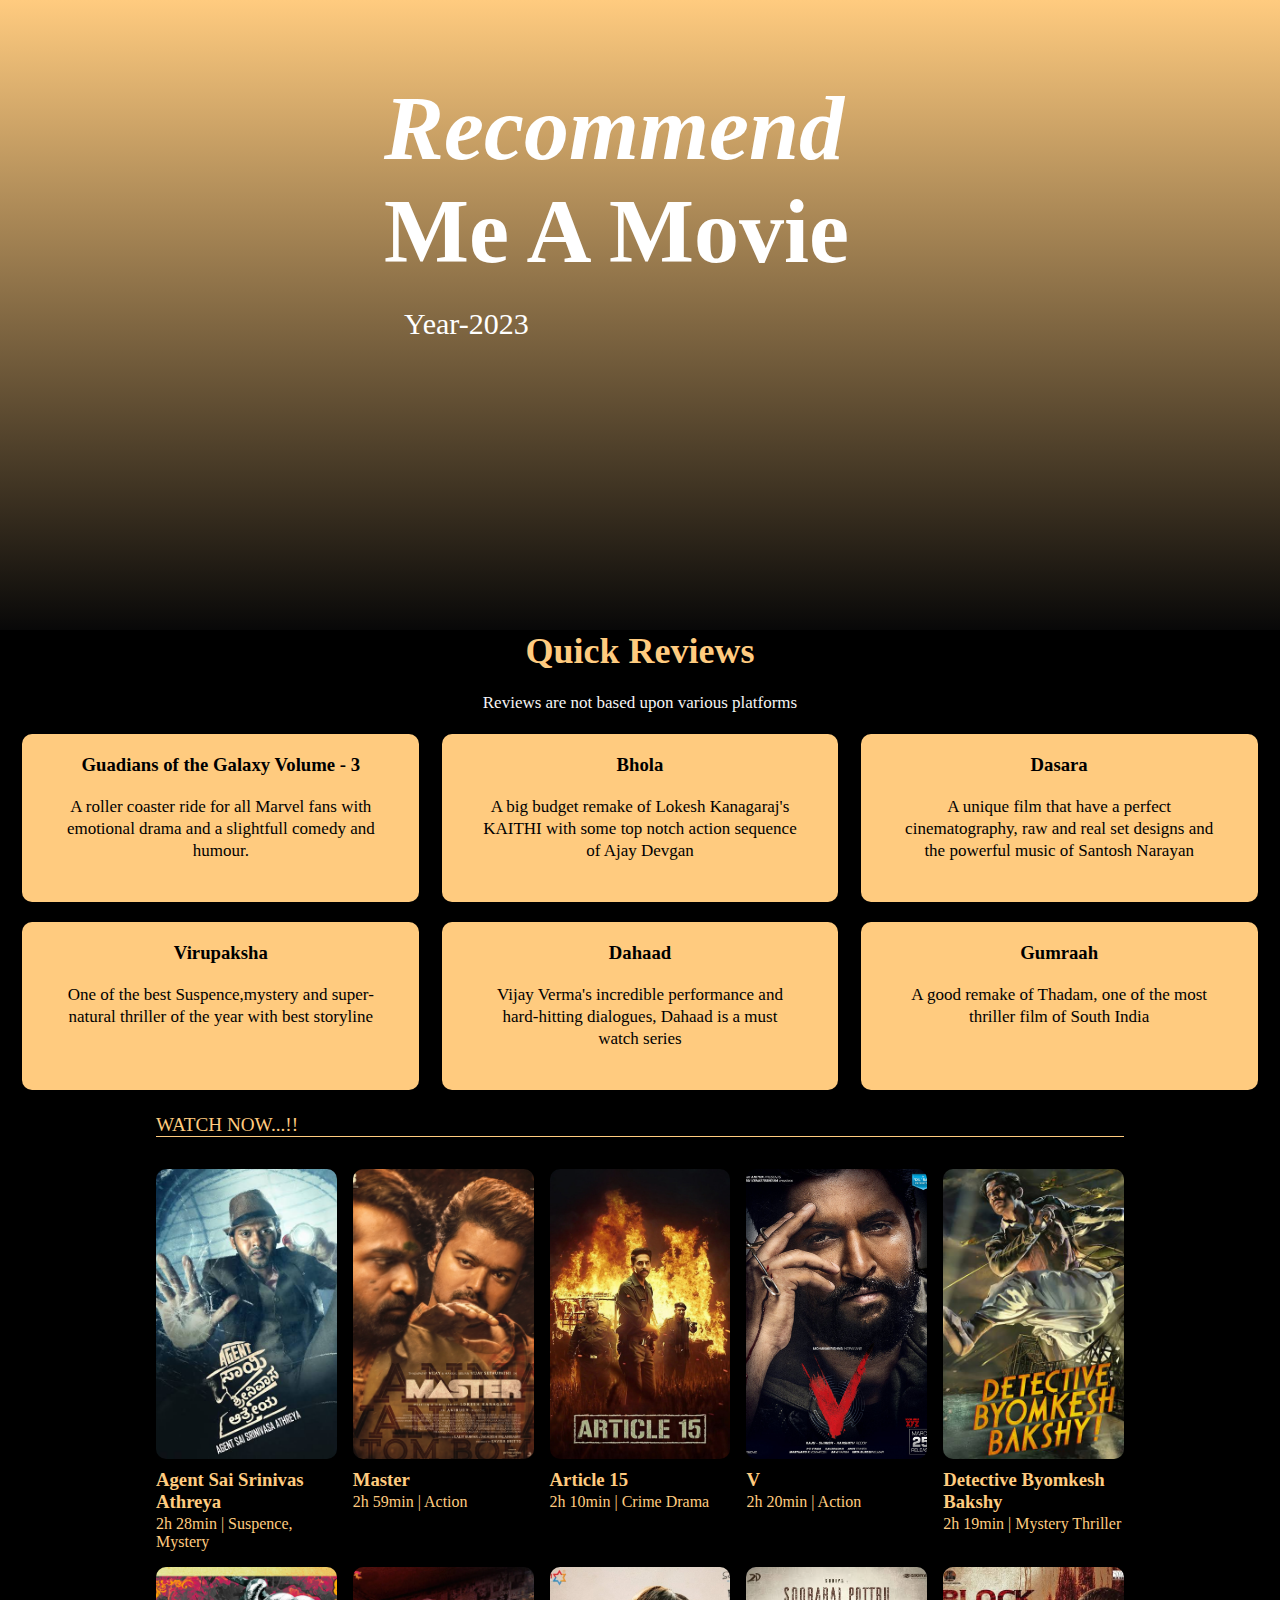
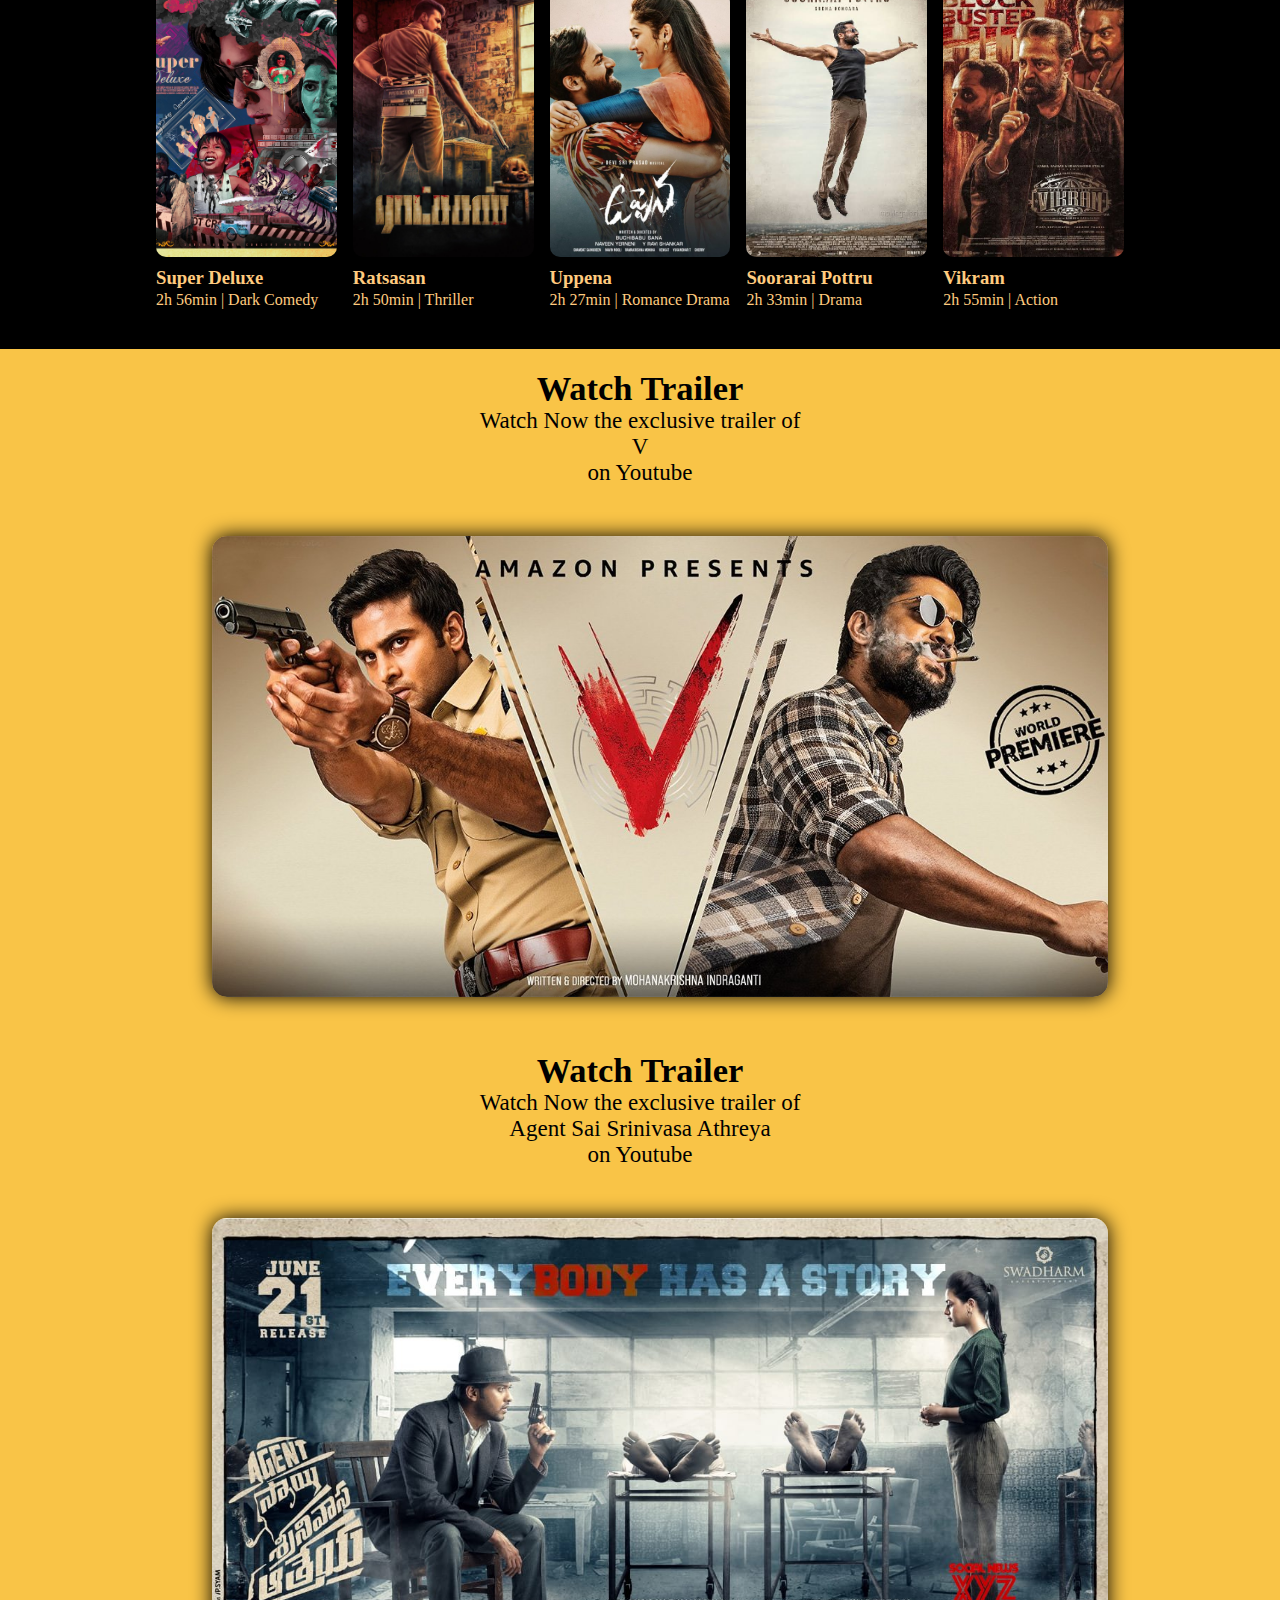
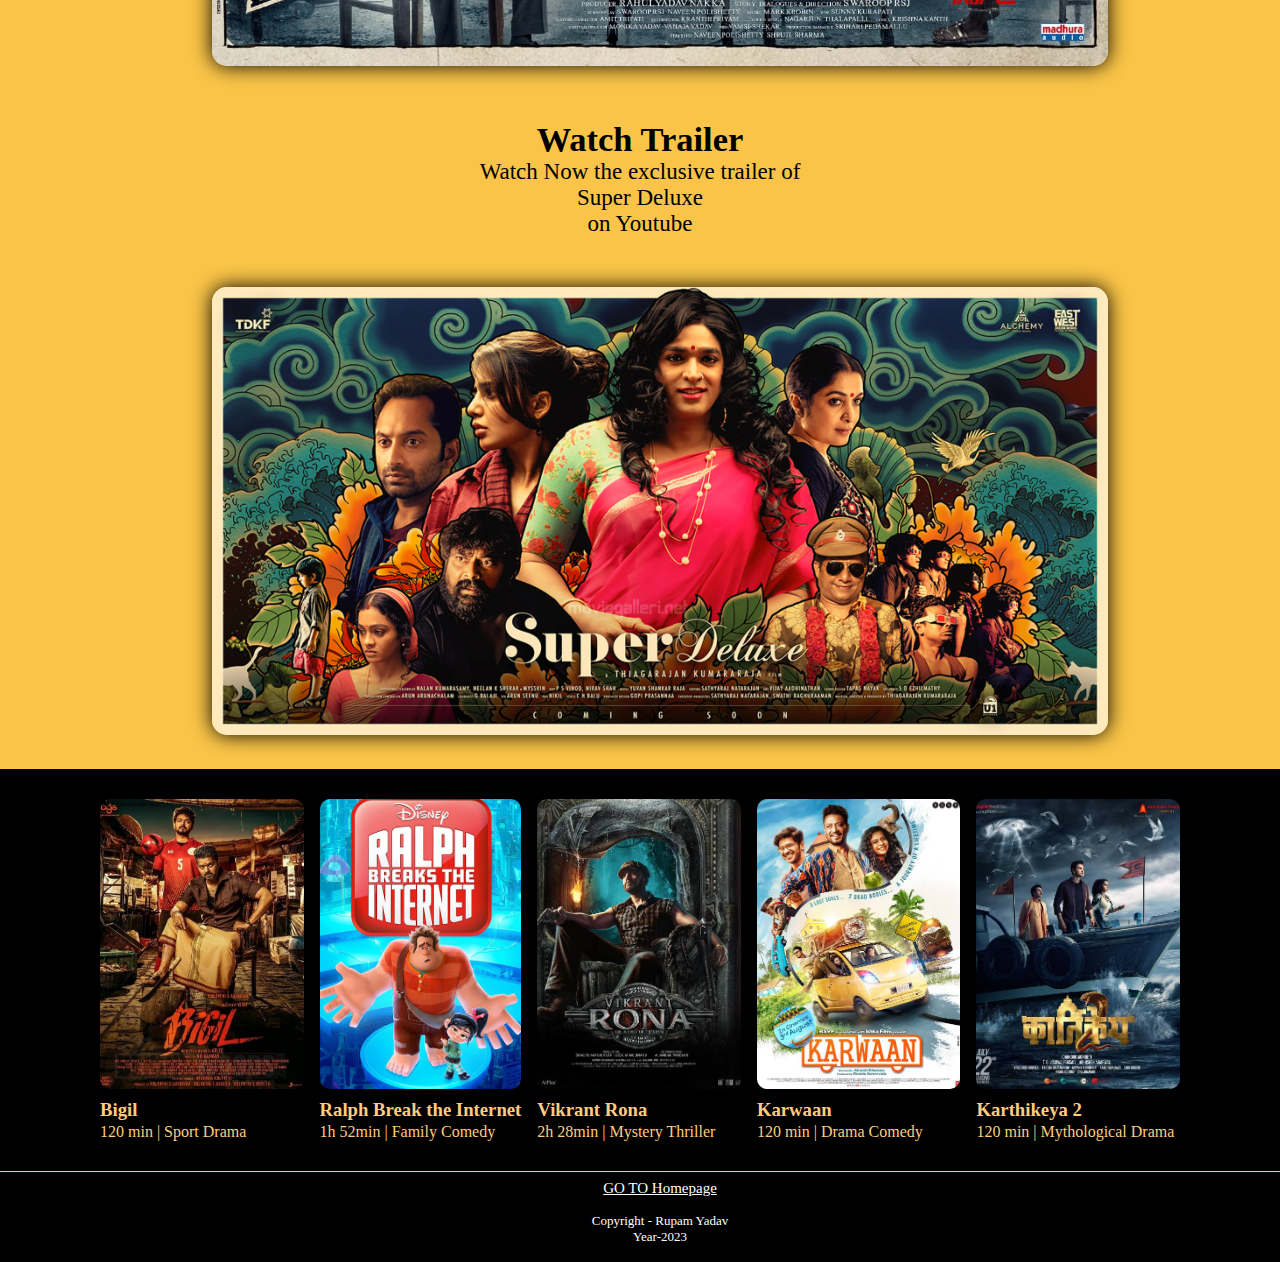
<file: index.html>
<!DOCTYPE html>
<html lang="en">
<head>
    <meta charset="UTF-8">
    <meta http-equiv="X-UA-Compatible" content="IE=edge">
    <meta name="viewport" content="width=device-width, initial-scale=1.0">
    <title>Rare Cinema</title>
    <link rel="stylesheet" href="style.css">
</head>
<body>
<!-----------------------------Home Section----------------------------->
    <section class="home">
        

        <div class="home-title">
            <h2><i>Recommend </i> Me A Movie</h2>
            <p>Year-2023</p>
        </div>
        
    </section>

<!-----------------------------Review Section----------------------------->
    <section class="NewReleased">
        <h1>Quick Reviews</h1>
        <p style="color: whitesmoke">Reviews are not based upon various platforms</p>
        <div class="row">

            <div class="NewReleased-col">
                <h3>Guadians of the Galaxy Volume - 3</h3>
                <p>A roller coaster ride for all Marvel fans with emotional drama and a slightfull comedy and humour.</p>
            </div>

            <div class="NewReleased-col">
                <h3>Bhola</h3>
                <p>A big budget remake of Lokesh Kanagaraj's KAITHI with some top notch action sequence of Ajay Devgan</p>
            </div>

            <div class="NewReleased-col">
                <h3>Dasara</h3>
                <p>A unique film that have a perfect cinematography, raw and real set designs and the powerful music of Santosh Narayan</p>
            </div>

            
        </div>
    </section>

    <section class="NewReleased">
        
        
        <div class="row">

            <div class="NewReleased-col">
                <h3>Virupaksha</h3>
                <p>One of the best Suspence,mystery and super-natural thriller of the year with best storyline</p>
            </div>

            <div class="NewReleased-col">
                <h3>Dahaad</h3>
                <p>Vijay Verma's incredible performance and hard-hitting dialogues, Dahaad is a must watch series</p>
            </div>

            <div class="NewReleased-col">
                <h3>Gumraah</h3>
                <p>A good remake of Thadam, one of the most thriller film of South India</p>
            </div>

            
        </div>
    </section>




    

        

        
    <section class="movies" id="movies">
    <!-----------------------------FIRST ROW----------------------------->
            <h2 class="heading">Watch NOW...!!</h2>
            

            <div class="movies-container">
                <div class="box">
                    <div class="box-img">
                        <a href="Agent.html">                        
                            <img src="files/Agent Sai Srinivasa Athreya (Kannada) _ Naveen.jpg" alt="">
                        </a>

                    </div>
                
            
                <h3>Agent Sai Srinivas Athreya</h3>
                <span>2h 28min | Suspence, Mystery</span>
                </div>

                <div class="box">
                    <div class="box-img">
                        <a href="Master.html">
                            <img src="files/master2 port.jpg" alt="">
                        </a>
                    </div>
                
            
                <h3>Master</h3>
                <span>2h 59min | Action</span>
                </div>

                <div class="box">
                    <div class="box-img">
                        <a href="Article15.html">
                            <img src="files/Article15 port.jpg" alt="">
                        </a>
                    </div>
                
            
                <h3>Article 15</h3>
                <span>2h 10min | Crime Drama</span>
                </div>

                <div class="box">
                    <div class="box-img">
                        <a href="V.html">
                            <img src="files/v port.jpg" alt="">
                        </a>
                    </div>
                
            
                <h3>V</h3>
                <span>2h 20min | Action</span>
                </div>

                <div class="box">
                    <div class="box-img">
                        <a href="Detective.html">
                            <img src="files/Detective Byomkesh Bakshy port.jpg" alt="">
                        </a>
                    </div>

                <h3>Detective Byomkesh Bakshy</h3>
                <span>2h 19min | Mystery Thriller</span>
                </div>
                
            

            <!-----------------------------SECOND ROW----------------------------->

            <div class="box">
                <div class="box-img">
                    <a href="super.html">
                        <img src="files/Super deluxe port.jpg" alt="">
                    </a>
                </div>
            
        
            <h3>Super Deluxe</h3>
            <span>2h 56min | Dark Comedy</span>
            </div>

            <div class="box">
                <div class="box-img">
                    <a href="Ratsasan.html">
                        <img src="files/ratsasan port.jpg" alt="">
                    </a>
                </div>
            
        
            <h3>Ratsasan</h3>
            <span>2h 50min | Thriller</span>
            </div>

            <div class="box">
                <div class="box-img">
                    <a href="uppena.html">
                        <img src="files/uppena port.jpg" alt="">
                    </a>
                </div>
            
        
            <h3>Uppena</h3>
            <span>2h 27min | Romance Drama</span>
            </div>

            <div class="box">
                <div class="box-img">
                    <a href="udaan.html">
                        <img src="files/Soorarai Pottru Wallpapers.jpg" alt="">
                    </a>
                </div>
            
        
            <h3>Soorarai Pottru</h3>
            <span>2h 33min | Drama</span>
            </div>

            <div class="box">
                <div class="box-img">
                    <a href="vikram.html">
                        <img src="files/Vikram.jpg" alt="">
                    </a>
                </div>

            <h3>Vikram</h3>
            <span>2h 55min | Action</span>
            </div>
            
            </div>


            
    </section>
    <!-----------------------------THIRD ROW----------------------------->

    <section class="section-1">
        <div class="title-01">
            <h2>Watch Trailer </h2>
            <span>Watch Now the exclusive trailer of <br>V<br>on Youtube</span>
        </div>
        <a href="https://youtu.be/gC9Dei_YQgU" target="_blank">
            <img src="files/V landscape.jpg " class= "section-1-img">
        </a>
        
        
    </section>

    <section class="section-1">
        <div class="title-01">
            <h2>Watch Trailer </h2>
            <span>Watch Now the exclusive trailer of <br>Agent Sai Srinivasa Athreya<br>on Youtube</span>
        </div>
        <a href="https://youtu.be/iPfVbR5oAWE" target="_blank">
            <img src="files/Agent SAI landscape.jpg" class= "section-1-img">
        </a>
        
        
    </section>

    <section class="section-1">
        <div class="title-01">
            <h2>Watch Trailer </h2>
            <span>Watch Now the exclusive trailer of <br>Super Deluxe<br>on Youtube</span>
        </div>
        <a href="https://youtu.be/3-Xq_Zz3nPA" target="_blank">
            <img src="files/super deluxe land.jpg" class= "section-1-img">
        </a>
        
        
    </section>

    <section>
        <div class="movies-container2">
        
        <div class="box">
            <div class="box-img">
                <a href="#">
                    <img src="files/bigil port.jpg" alt="">
                </a>
            </div>
        
    
        <h3>Bigil</h3>
        <span>120 min | Sport Drama</span>
        </div>

        <div class="box">
            <div class="box-img">
                <a href="ralph.html">
                <img src="files/ralph portrait.jpg" alt="">
                </a>
            </div>
        
    
        <h3>Ralph Break the Internet</h3>
        <span>1h 52min | Family Comedy</span>
        </div>

        <div class="box">
            <div class="box-img">
                <a href="vikrant.html">
                <img src="files/Vikrant Rona Movie (Jul 2022) port.jpg" alt="">
                </a>
            </div>
        
    
        <h3>Vikrant Rona</h3>
        <span>2h 28min | Mystery Thriller</span>
        </div>

        <div class="box">
            <div class="box-img">
                <img src="files/Karwaan (2018) - port.jpg" alt="">
            </div>
        
    
        <h3>Karwaan</h3>
        <span>120 min | Drama Comedy</span>
        </div>

        <div class="box">
            <div class="box-img">
                <a href="kartikeya2.html">
                    <img src="files//Karthikeya 2 (2022) port.jpg" alt="">
                </a>
            </div>

        <h3>Karthikeya 2</h3>
        <span>120 min | Mythological Drama</span>
        </div>
        
        
    </section>

    <!-----------------------------Fourth Row----------------------------->
   




    <!-----------------------------FOOTER----------------------------->
    <footer>
        <div class="foot">
            <ul>
                <li><a href="index.html">GO TO Homepage</a></li><br>
                <li>Copyright - Rupam Yadav<br>Year-2023</li>
            </ul>
        </div>
    </footer>

</body>
</html>
</file>
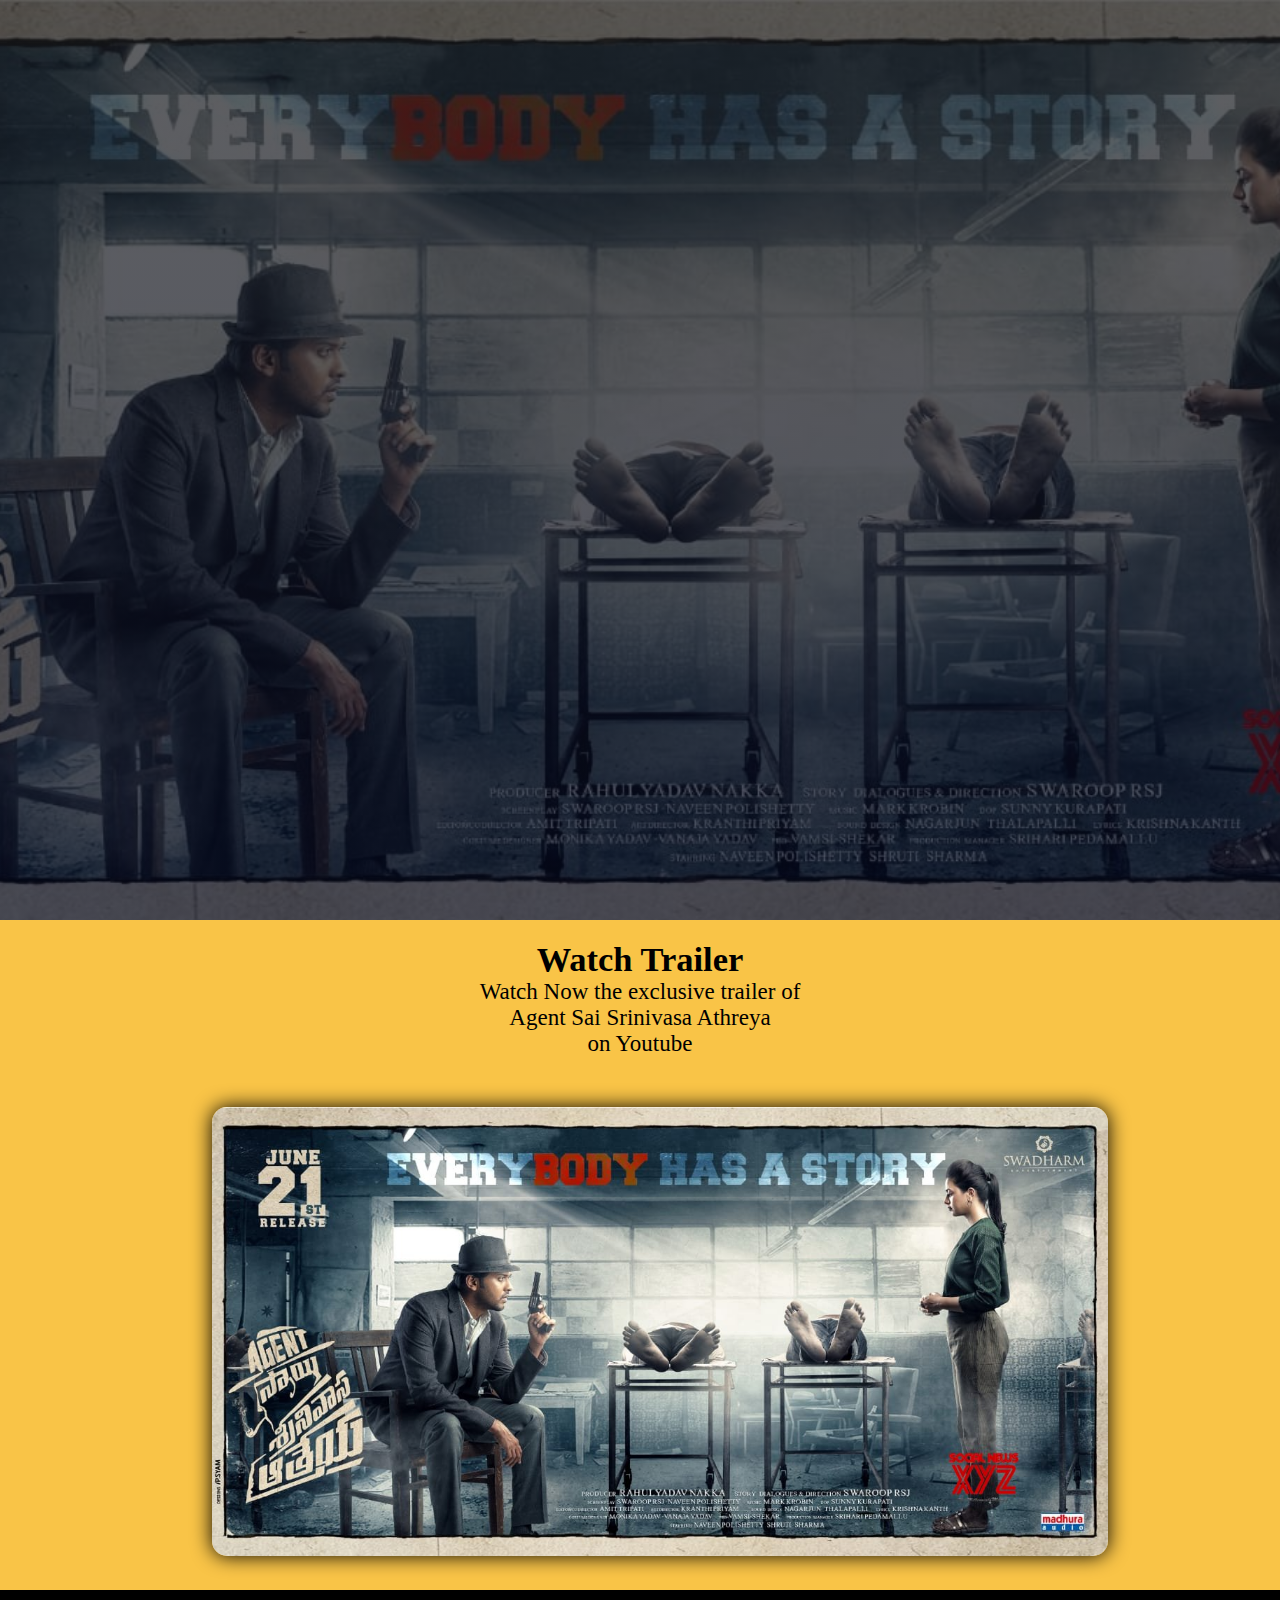
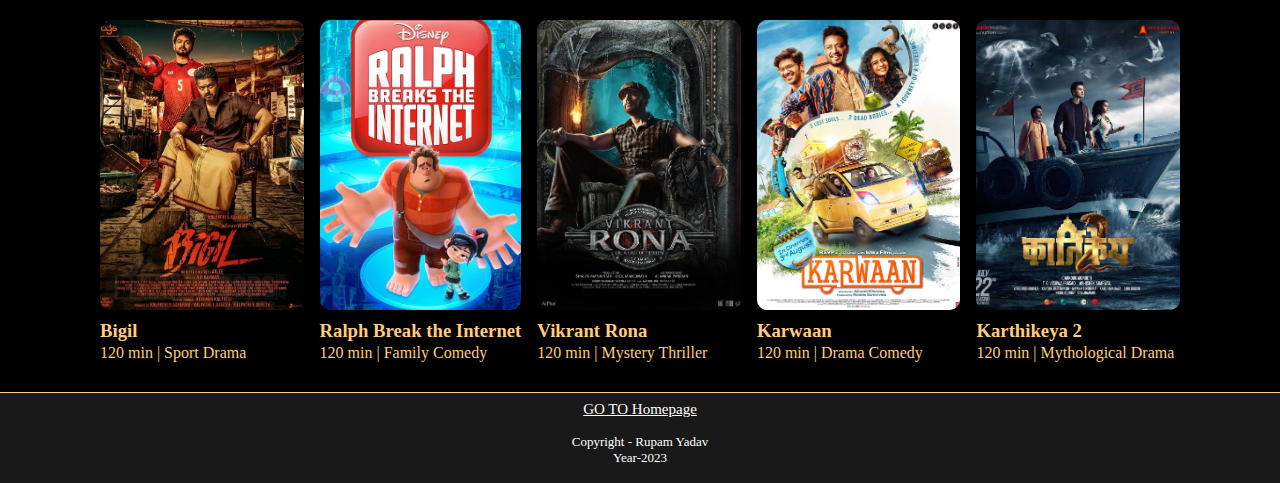
<file: Agent.html>
<!DOCTYPE html>
<html lang="en">
<head>
    <meta charset="UTF-8">
    <meta http-equiv="X-UA-Compatible" content="IE=edge">
    <meta name="viewport" content="width=device-width, initial-scale=1.0">
    <title>Agent Sai Srinivasa Athreya - Rare Cinema</title>
    <link rel="stylesheet" href="Agent.css">
</head>
<body>
    <section class="head">
        

        
        <div class="content">
            <h1 class="anim">Agent Sai Srinivasa Athreya - 2019</h1>
            <h2 class="anim">Directed By - Swaroop Rsj</h2>
            
            <p class="anim">2hr 28min | Suspence, Thriller | Amazon Prime</p>
            <p class="anim">Agent Sai Srinivas Athreya is an authentic humorous investigative thriller revolving around the adventures of a detective based out of Nellore.</p>
            
        </div>
        <img src="files/Agent Sai Srinivasa Athreya (Kannada) _ Naveen.jpg" class="feature-img anim">

    </section>

    <section class="section-1">
        <div class="title-01">
            <h2>Watch Trailer </h2>
            <span>Watch Now the exclusive trailer of <br>Agent Sai Srinivasa Athreya<br>on Youtube</span>
        </div>
        <a href="https://youtu.be/iPfVbR5oAWE" target="_blank">
            <img src="files/Agent SAI landscape.jpg" class= "section-1-img">
        </a>
        
        
    </section>

    
    <section>
        <div class="movies-container2">
        
        <div class="box">
            <div class="box-img">
                <a href="#">
                    <img src="files/bigil port.jpg" alt="">
                </a>
            </div>
        
    
        <h3>Bigil</h3>
        <span>120 min | Sport Drama</span>
        </div>

        <div class="box">
            <div class="box-img">
                <img src="files/ralph portrait.jpg" alt="">
            </div>
        
    
        <h3>Ralph Break the Internet</h3>
        <span>120 min | Family Comedy</span>
        </div>

        <div class="box">
            <div class="box-img">
                <img src="files/Vikrant Rona Movie (Jul 2022) port.jpg" alt="">
            </div>
        
    
        <h3>Vikrant Rona</h3>
        <span>120 min | Mystery Thriller</span>
        </div>

        <div class="box">
            <div class="box-img">
                <img src="files/Karwaan (2018) - port.jpg" alt="">
            </div>
        
    
        <h3>Karwaan</h3>
        <span>120 min | Drama Comedy</span>
        </div>

        <div class="box">
            <div class="box-img">
                <a href="">
                    <img src="files//Karthikeya 2 (2022) port.jpg" alt="">
                </a>
            </div>

        <h3>Karthikeya 2</h3>
        <span>120 min | Mythological Drama</span>
        </div>
        
        
    </section>

    <!-----------------------------Fourth Row----------------------------->
   




    <!-----------------------------FOOTER----------------------------->
    <footer>
        <div class="foot">
            <ul>
                <li><a href="index.html">GO TO Homepage</a></li><br>
                <li>Copyright - Rupam Yadav<br>Year-2023</li>
            </ul>
        </div>
    </footer>

</body>
</html>
</file>
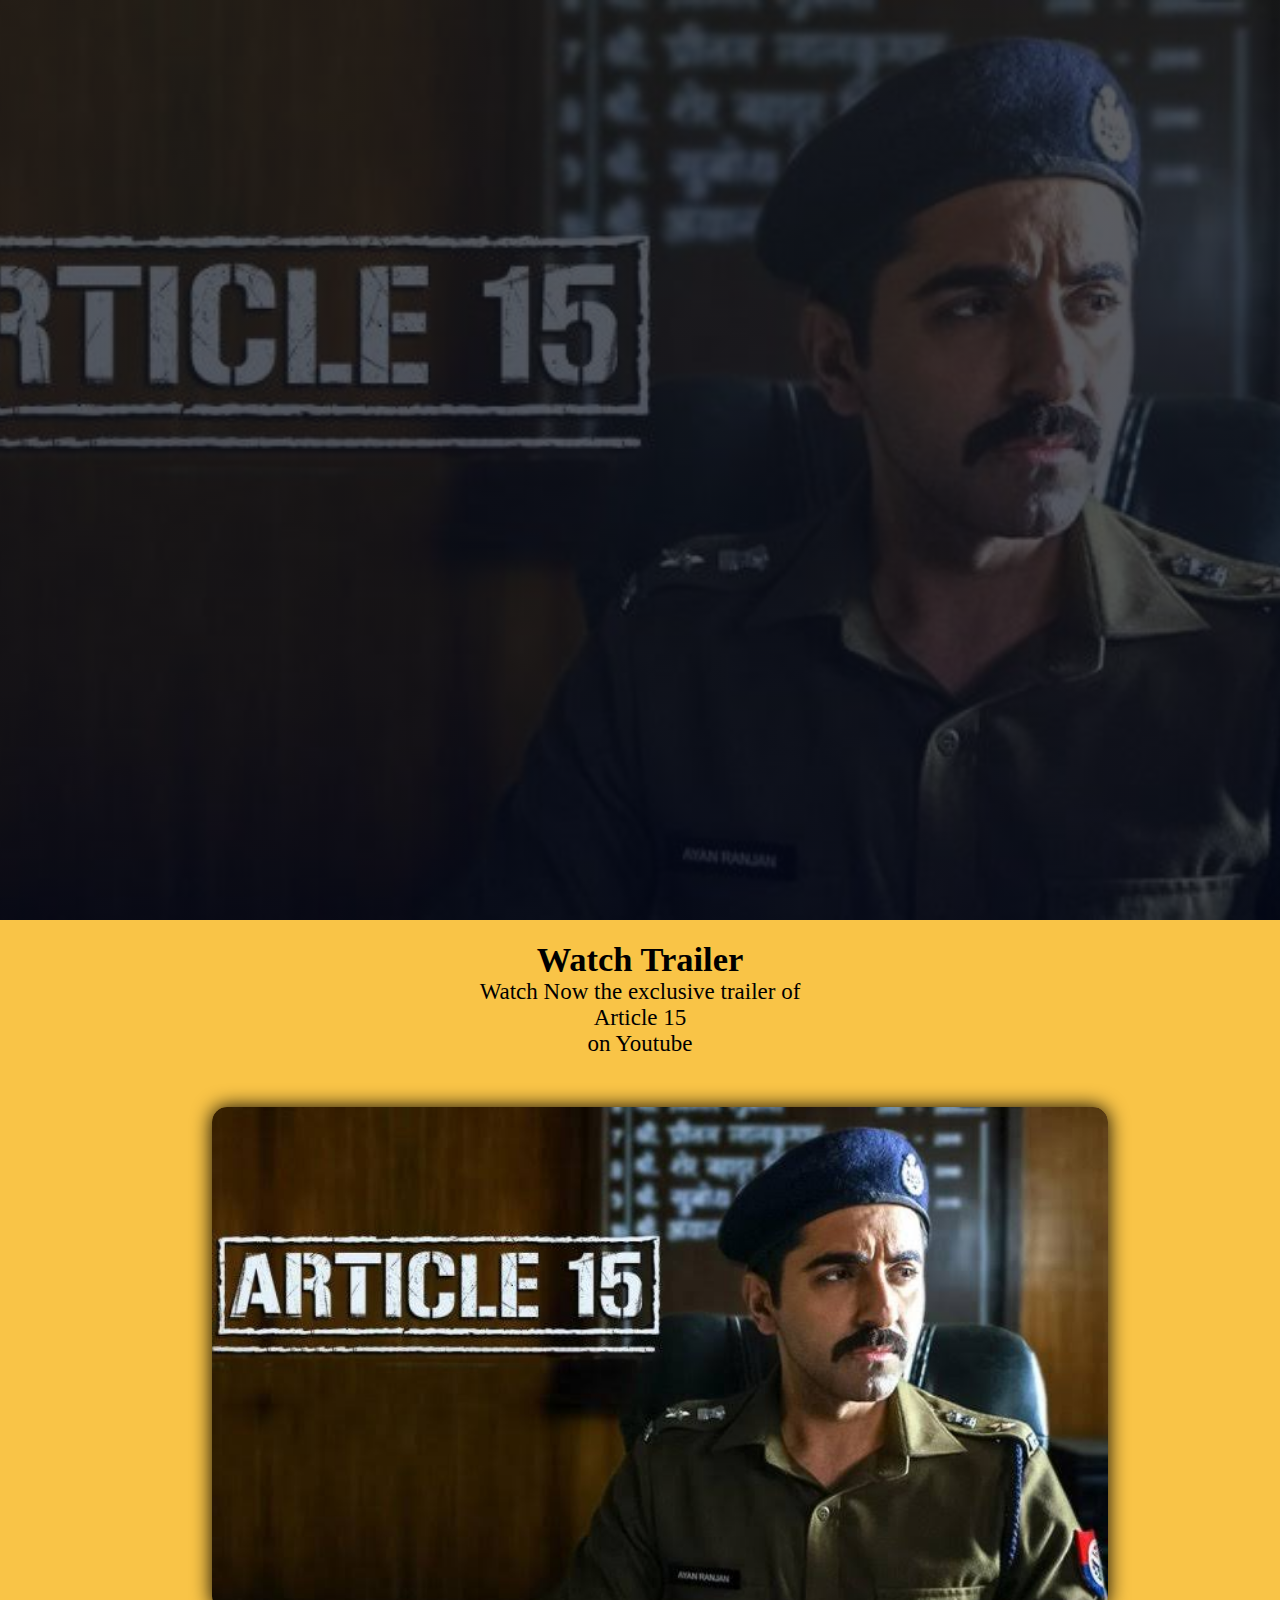
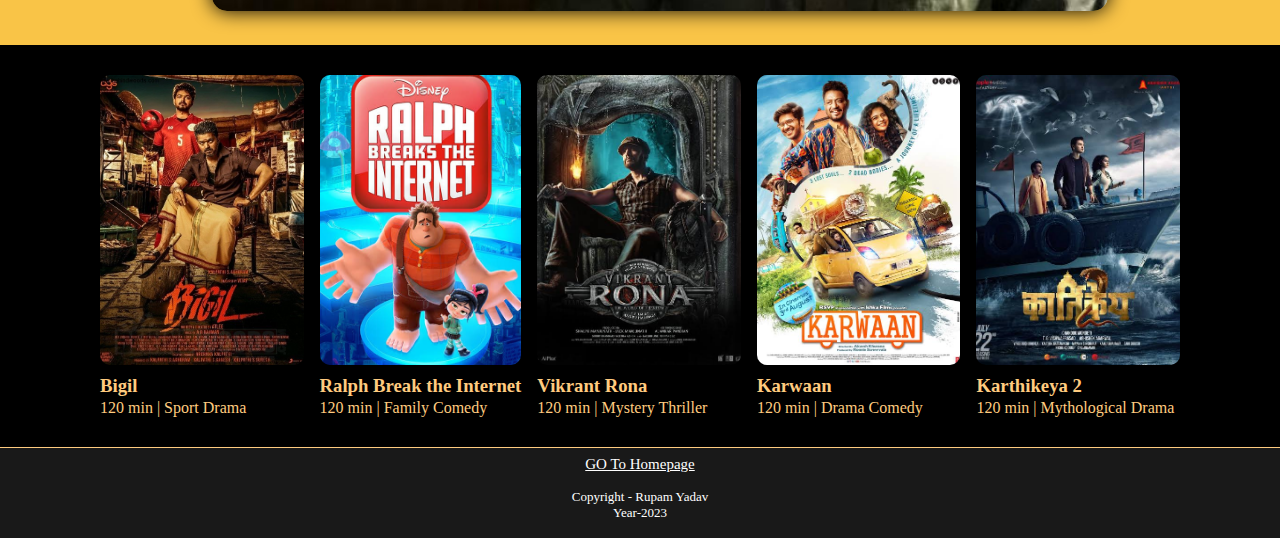
<file: Article15.html>
<!DOCTYPE html>
<html lang="en">
<head>
    <meta charset="UTF-8">
    <meta http-equiv="X-UA-Compatible" content="IE=edge">
    <meta name="viewport" content="width=device-width, initial-scale=1.0">
    <title>Article 15 - Rare Cinema</title>
    <link rel="stylesheet" href="Article15.css">
</head>
<body>
    <section class="head">
        

        
        <div class="content">
            <h1 class="anim">Article 15 - 2019 </h1>
            <h2 class="anim">Directed By - Anubhav Sinha</h2>
            
            <p class="anim">2h 10min | Crime Drama | Netflix</p>
            <p class="anim">In the rural heartlands of India, an upright police officer sets out on a crusade against violent caste-based crimes and discrimination. </p>
            
        </div>
        <img src="files/Article15 port.jpg" class="feature-img anim">

    </section>

    <section class="section-1">
        <div class="title-01">
            <h2>Watch Trailer </h2>
            <span>Watch Now the exclusive trailer of <br>Article 15<br>on Youtube</span>
        </div>
        <a href="https://youtu.be/HKOJY0cU63E" target="_blank">
            <img src="files/Article 15' is what cinema is meant to be.jpg" class= "section-1-img">
        </a>
        
        
    </section>

    <section>
        <div class="movies-container2">
        
        <div class="box">
            <div class="box-img">
                <a href="#">
                    <img src="files/bigil port.jpg" alt="">
                </a>
            </div>
        
    
        <h3>Bigil</h3>
        <span>120 min | Sport Drama</span>
        </div>

        <div class="box">
            <div class="box-img">
                <img src="files/ralph portrait.jpg" alt="">
            </div>
        
    
        <h3>Ralph Break the Internet</h3>
        <span>120 min | Family Comedy</span>
        </div>

        <div class="box">
            <div class="box-img">
                <img src="files/Vikrant Rona Movie (Jul 2022) port.jpg" alt="">
            </div>
        
    
        <h3>Vikrant Rona</h3>
        <span>120 min | Mystery Thriller</span>
        </div>

        <div class="box">
            <div class="box-img">
                <img src="files/Karwaan (2018) - port.jpg" alt="">
            </div>
        
    
        <h3>Karwaan</h3>
        <span>120 min | Drama Comedy</span>
        </div>

        <div class="box">
            <div class="box-img">
                <a href="">
                    <img src="files//Karthikeya 2 (2022) port.jpg" alt="">
                </a>
            </div>

        <h3>Karthikeya 2</h3>
        <span>120 min | Mythological Drama</span>
        </div>
        
        
    </section>

    

    <!-----------------------------FOOTER----------------------------->
    <footer>
        <div class="foot">
            <ul>
                <li><a href="index.html">GO To Homepage</a></li><br>
                <li>Copyright - Rupam Yadav<br>Year-2023</li>
            </ul>
        </div>
    </footer>

    
</body>
</html>
</file>
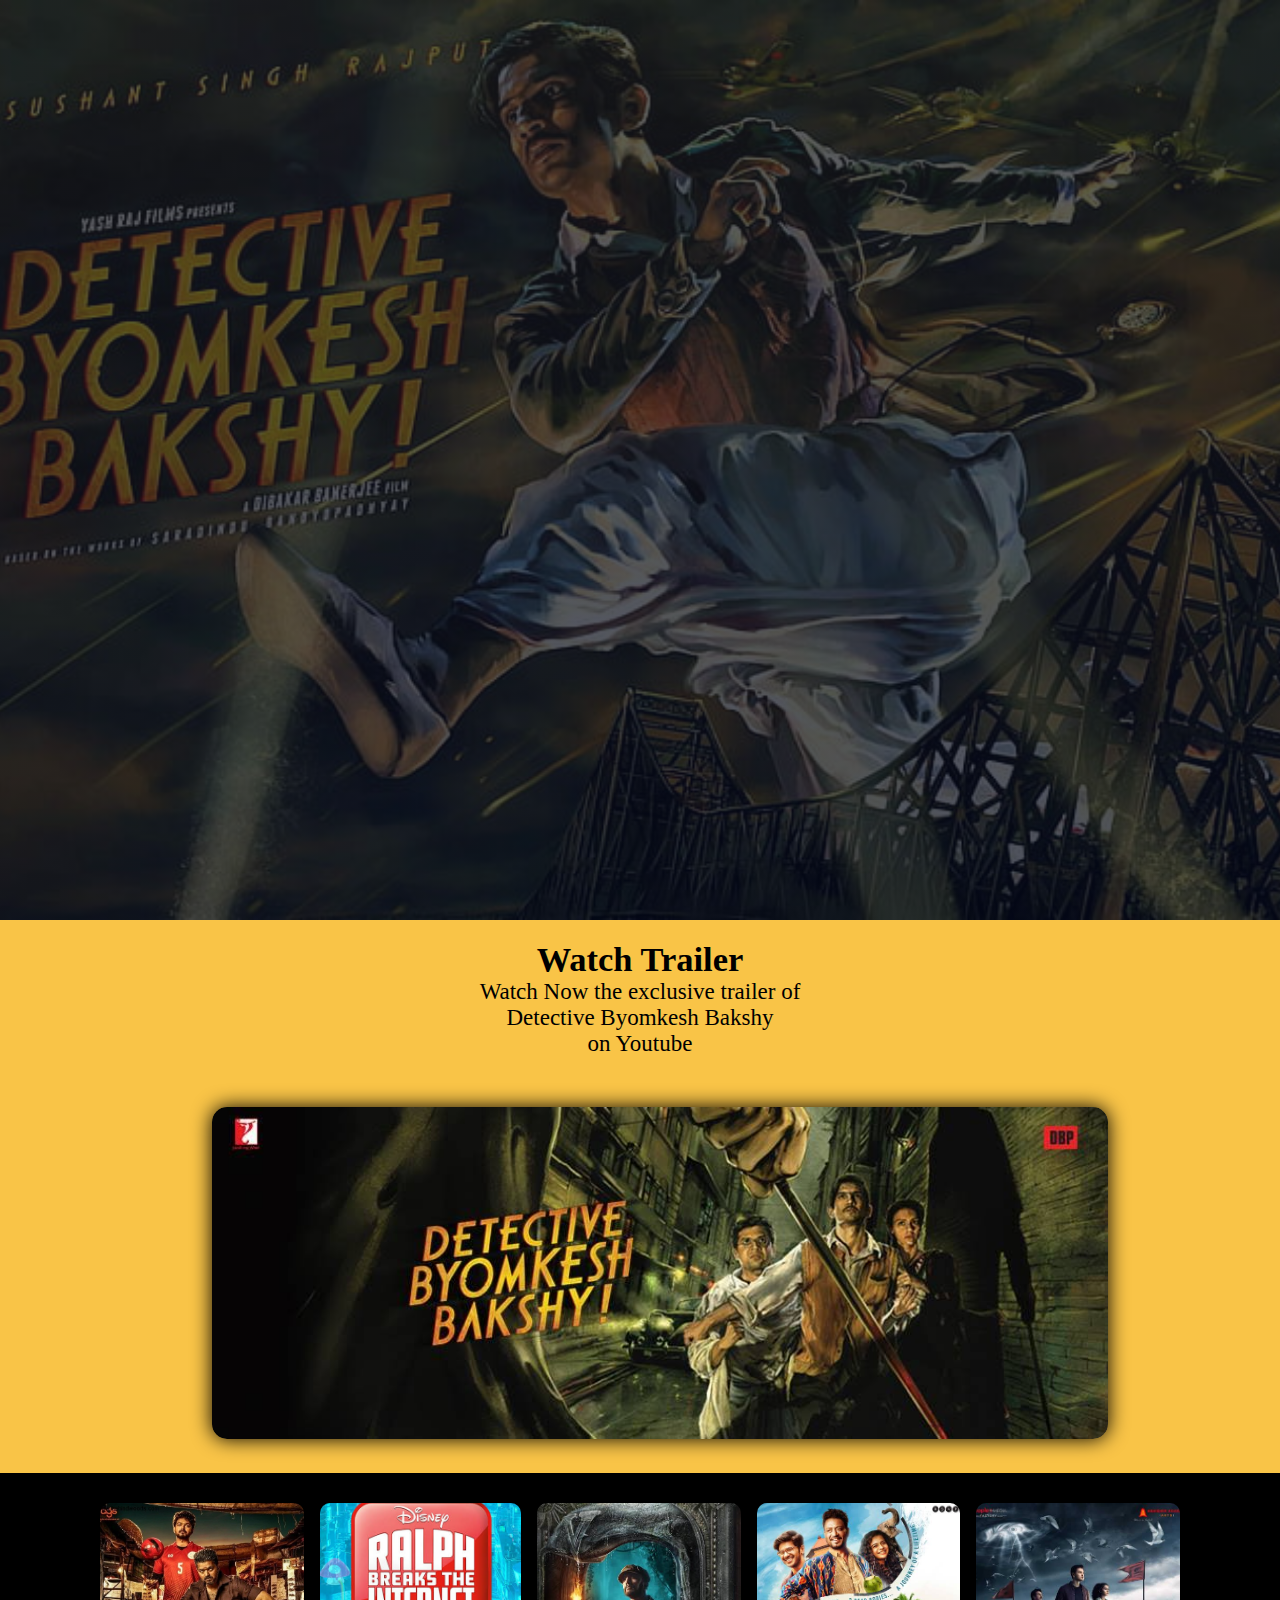
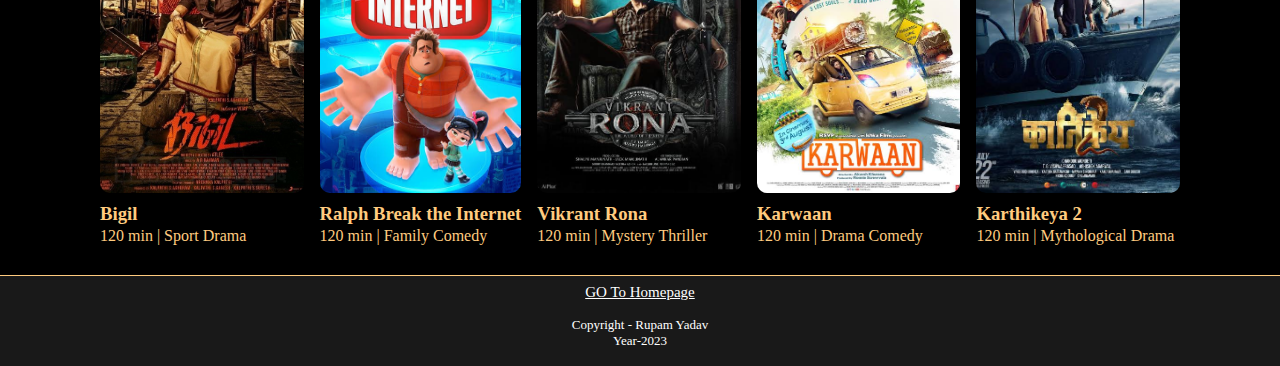
<file: Detective.html>
<!DOCTYPE html>
<html lang="en">
<head>
    <meta charset="UTF-8">
    <meta http-equiv="X-UA-Compatible" content="IE=edge">
    <meta name="viewport" content="width=device-width, initial-scale=1.0">
    <title>Detective Byomkesh Bakshi- Rare Cinema</title>
    <link rel="stylesheet" href="V.css">
</head>
<body>
    <style>
        .head{
                        
                background-image: linear-gradient(rgba(27 28 31 / 70%),rgba(4,9,30,0.7)),url(files/detective\ land.jpg);
                background-position: center;
                background-size: cover;
                padding: 10px 10px;
                overflow: hidden;
                width: 100%;/*Important*/
                min-height: 100vh;/*Important*/
                position: relative; /*Important*/
        }
    </style>
    <section class="head">
        

        
        <div class="content">
            <h1 class="anim">Detective Byomkesh Bakshi - 2015</h1>
            <h2 class="anim">Directed By - Dibaakar Banerjee</h2>
            
            <p class="anim">2h 19Min | Mystery, Thriller | Amazon Prime</p>
            <p class="anim">While investigating the disappearance of a chemist, a detective uncovers a larger conspiracy to unsettle Calcutta. </p>
            
        </div>
        <img src="files/Detective Byomkesh Bakshy port.jpg" class="feature-img anim">

    </section>

    <section class="section-1">
        <div class="title-01">
            <h2>Watch Trailer </h2>
            <span>Watch Now the exclusive trailer of <br>Detective Byomkesh Bakshy<br>on Youtube</span>
        </div>
        <a href="https://youtu.be/ZG--GOpi_0g" target="_blank">
            <img src="files/Detective Byomkesh Bakshy_1 land.jpg" class= "section-1-img">
        </a>
        
        
    </section>

    <section>
        <div class="movies-container2">
        
        <div class="box">
            <div class="box-img">
                <a href="#">
                    <img src="files/bigil port.jpg" alt="">
                </a>
            </div>
        
    
        <h3>Bigil</h3>
        <span>120 min | Sport Drama</span>
        </div>

        <div class="box">
            <div class="box-img">
                <img src="files/ralph portrait.jpg" alt="">
            </div>
        
    
        <h3>Ralph Break the Internet</h3>
        <span>120 min | Family Comedy</span>
        </div>

        <div class="box">
            <div class="box-img">
                <img src="files/Vikrant Rona Movie (Jul 2022) port.jpg" alt="">
            </div>
        
    
        <h3>Vikrant Rona</h3>
        <span>120 min | Mystery Thriller</span>
        </div>

        <div class="box">
            <div class="box-img">
                <img src="files/Karwaan (2018) - port.jpg" alt="">
            </div>
        
    
        <h3>Karwaan</h3>
        <span>120 min | Drama Comedy</span>
        </div>

        <div class="box">
            <div class="box-img">
                <a href="">
                    <img src="files//Karthikeya 2 (2022) port.jpg" alt="">
                </a>
            </div>

        <h3>Karthikeya 2</h3>
        <span>120 min | Mythological Drama</span>
        </div>
        
        
    </section>

    

    <!-----------------------------FOOTER----------------------------->
    <footer>
        <div class="foot">
            <ul>
                <li><a href="index.html">GO To Homepage</a></li><br>
                <li>Copyright - Rupam Yadav<br>Year-2023</li>
            </ul>
        </div>
    </footer>

    
</body>
</html>
</file>
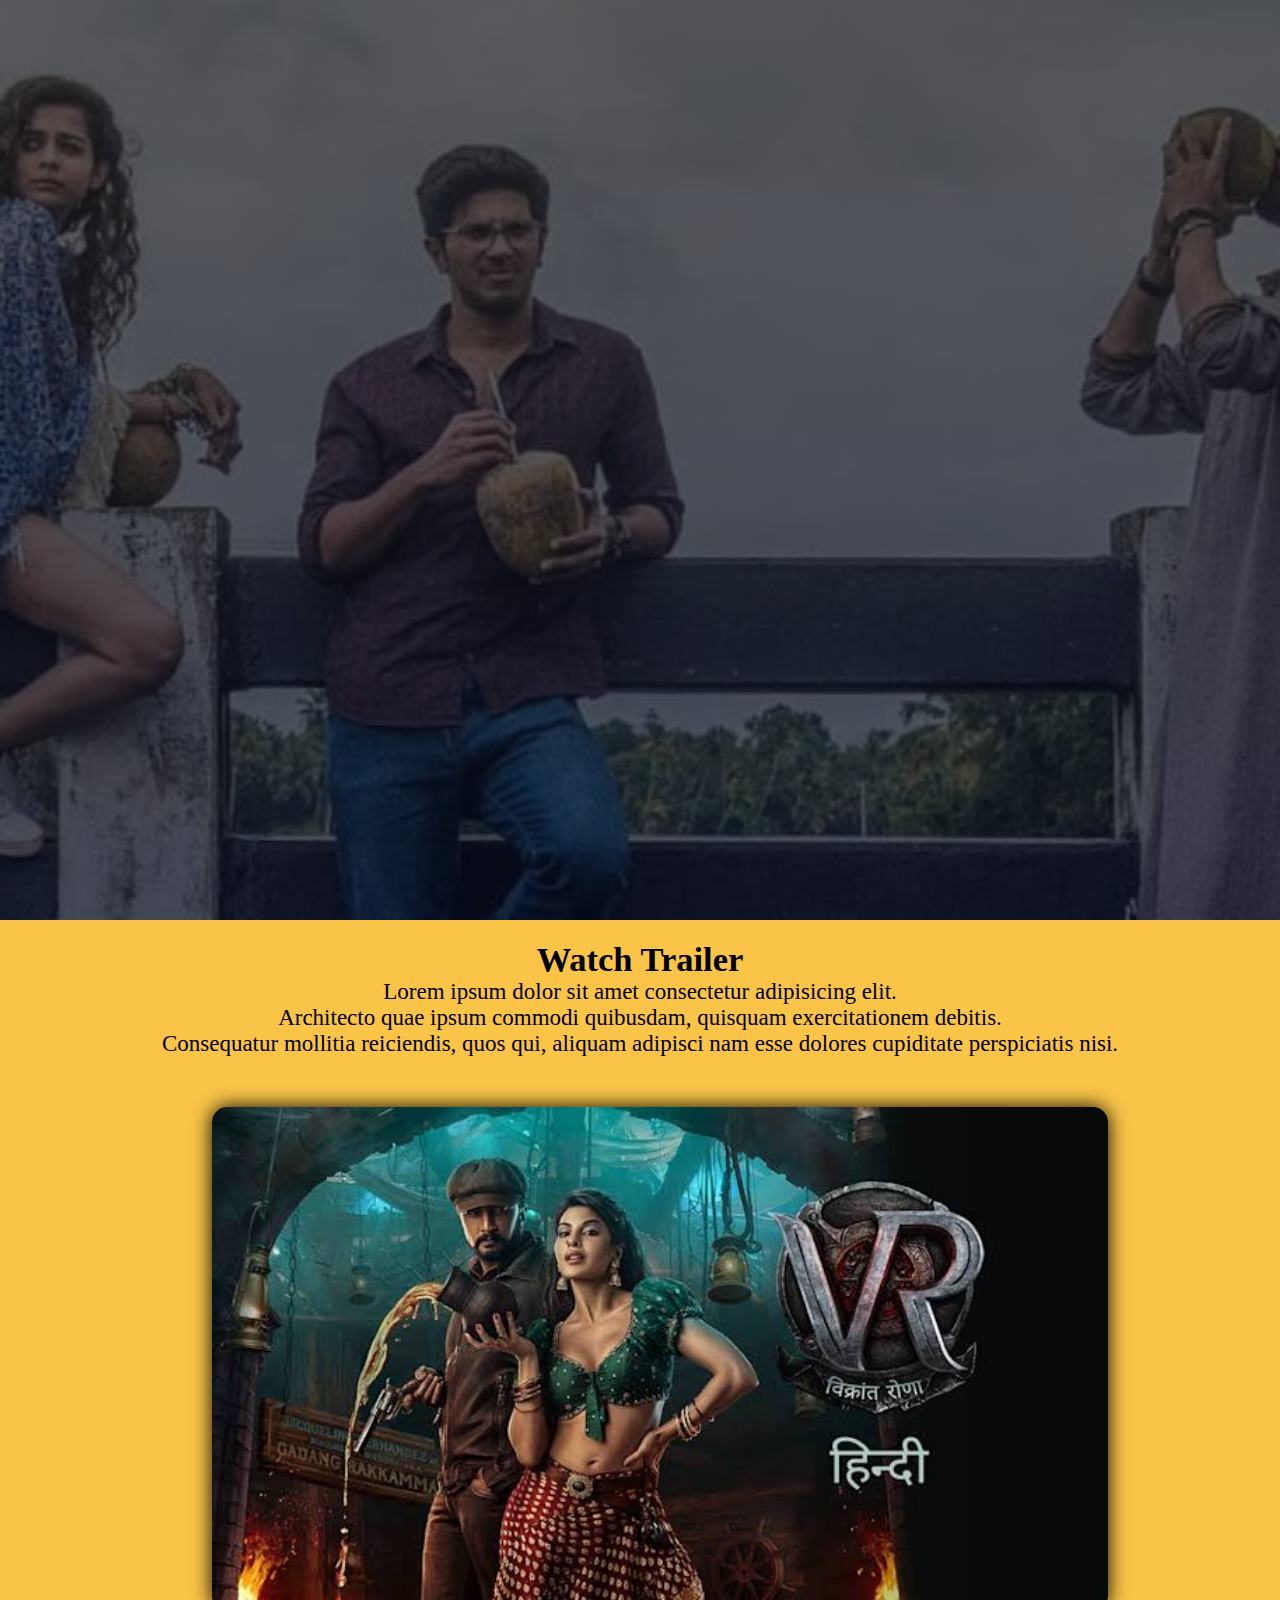
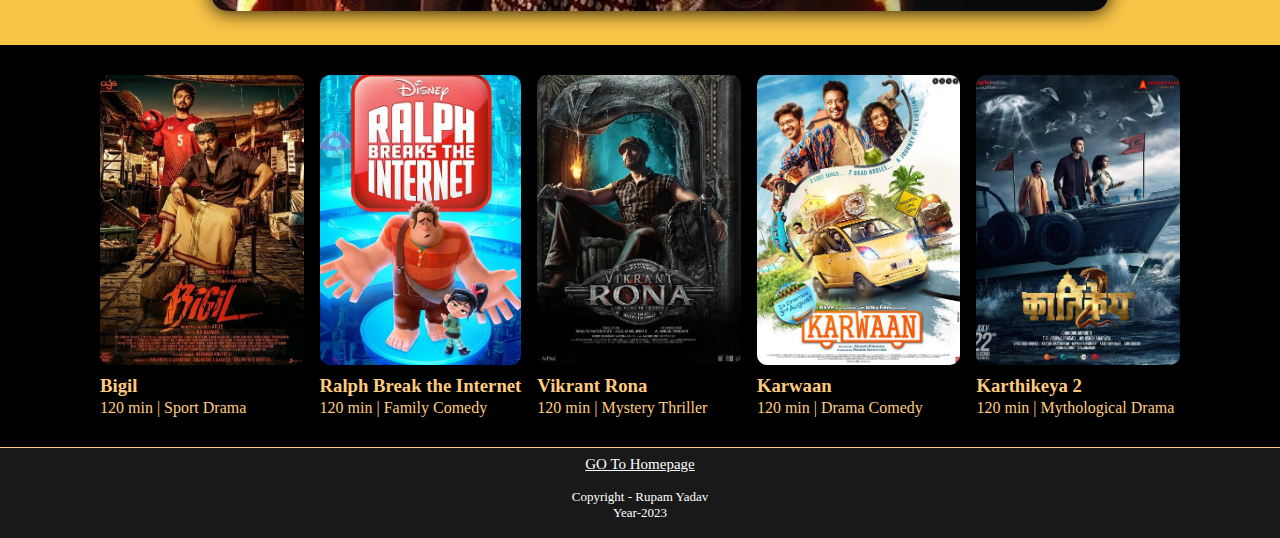
<file: Kaithi.html>
<!DOCTYPE html>
<html lang="en">
<head>
    <meta charset="UTF-8">
    <meta http-equiv="X-UA-Compatible" content="IE=edge">
    <meta name="viewport" content="width=device-width, initial-scale=1.0">
    <title>Kaithi- Rare Cinema</title>
    <link rel="stylesheet" href="V.css">
</head>
<body>
    <style>
        .head{
                        
                background-image: linear-gradient(rgba(27 28 31 / 70%),rgba(4,9,30,0.7)),url(files/karwaan\ landscape.jpg);
                background-position: center;
                background-size: cover;
                padding: 10px 10px;
                overflow: hidden;
                width: 100%;/*Important*/
                min-height: 100vh;/*Important*/
                position: relative; /*Important*/
        }
    </style>
    <section class="head">
        

        
        <div class="content">
            <h1 class="anim">Kaithi </h1>
            <h2 class="anim">Directed By - Lokesh Kanagaraj</h2>
            
            <p class="anim">120 Min | Action, Thriller | Amazon Prime</p>
            <p class="anim">Lorem ipsum dolor sit amet consectetur, adipisicing elit. Dicta, similique. Pariatur error vero sint modi, excepturi fuga iste, dolor et est nostrum totam corporis voluptates similique! Quasi enim officiis magnam natus, omnis distinctio alias earum nihil pariatur fuga minima voluptatibus eum officia nisi commodi nemo expedita, molestiae maiores nesciunt cumque?</p>
            
        </div>
        <img src="files/Kaithi port.jpg" class="feature-img anim">

    </section>

    <section class="section-1">
        <div class="title-01">
            <h2>Watch Trailer </h2>
            <span>Lorem ipsum dolor sit amet consectetur adipisicing elit. <br>Architecto quae ipsum commodi quibusdam, quisquam exercitationem debitis.<br> Consequatur mollitia reiciendis, quos qui, aliquam adipisci nam esse dolores cupiditate perspiciatis nisi.</span>
        </div>
        <a href="files/Kisi Ka Bhai Kisi Ki Jaan - Official Trailer _ Salman Khan, Venkatesh D, Pooja Hegde _ Farhad Samji ( 1080 X 1920 ).mp4">
            <img src="files/Vikrant Rona landscape.jpg" class= "section-1-img">
        </a>
        
        
    </section>

    <section>
        <div class="movies-container2">
        
        <div class="box">
            <div class="box-img">
                <a href="#">
                    <img src="files/bigil port.jpg" alt="">
                </a>
            </div>
        
    
        <h3>Bigil</h3>
        <span>120 min | Sport Drama</span>
        </div>

        <div class="box">
            <div class="box-img">
                <img src="files/ralph portrait.jpg" alt="">
            </div>
        
    
        <h3>Ralph Break the Internet</h3>
        <span>120 min | Family Comedy</span>
        </div>

        <div class="box">
            <div class="box-img">
                <img src="files/Vikrant Rona Movie (Jul 2022) port.jpg" alt="">
            </div>
        
    
        <h3>Vikrant Rona</h3>
        <span>120 min | Mystery Thriller</span>
        </div>

        <div class="box">
            <div class="box-img">
                <img src="files/Karwaan (2018) - port.jpg" alt="">
            </div>
        
    
        <h3>Karwaan</h3>
        <span>120 min | Drama Comedy</span>
        </div>

        <div class="box">
            <div class="box-img">
                <a href="">
                    <img src="files//Karthikeya 2 (2022) port.jpg" alt="">
                </a>
            </div>

        <h3>Karthikeya 2</h3>
        <span>120 min | Mythological Drama</span>
        </div>
        
        
    </section>

    

    <!-----------------------------FOOTER----------------------------->
    <footer>
        <div class="foot">
            <ul>
                <li><a href="index.html">GO To Homepage</a></li><br>
                <li>Copyright - Rupam Yadav<br>Year-2023</li>
            </ul>
        </div>
    </footer>

    
</body>
</html>
</file>
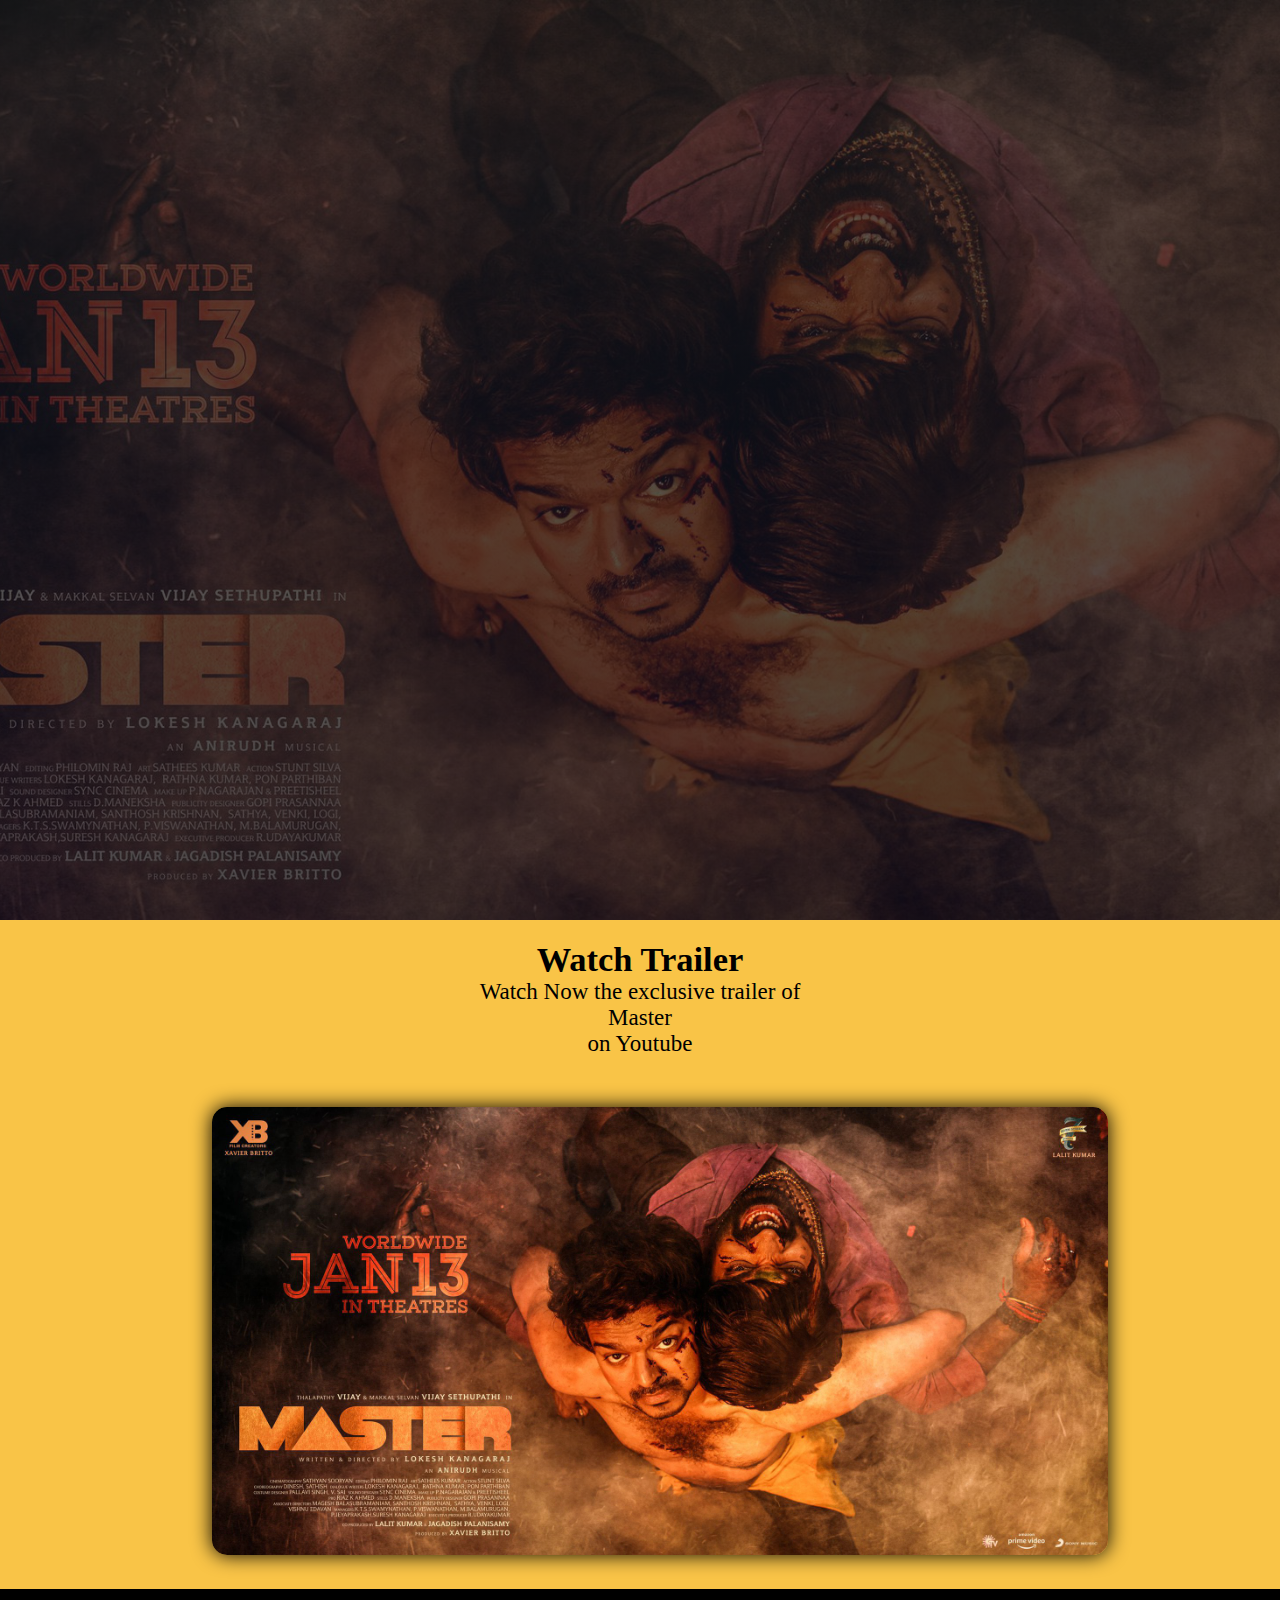
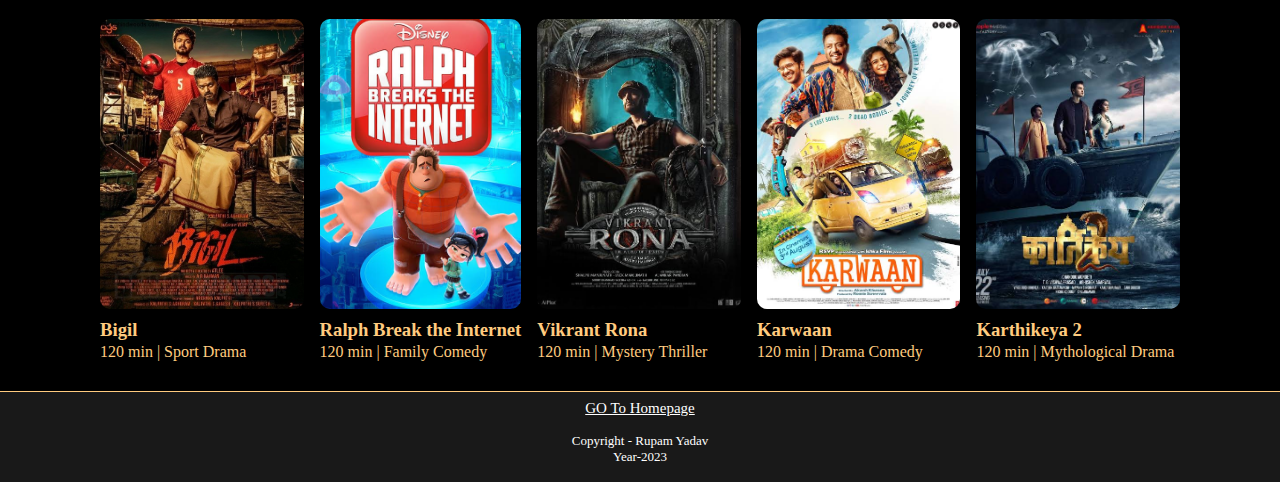
<file: Master.html>
<!DOCTYPE html>
<html lang="en">
<head>
    <meta charset="UTF-8">
    <meta http-equiv="X-UA-Compatible" content="IE=edge">
    <meta name="viewport" content="width=device-width, initial-scale=1.0">
    <title>Master - Rare Cinema</title>
    <link rel="stylesheet" href="Master.css">
</head>
<body>
    <section class="head">
        

        
        <div class="content">
            <h1 class="anim">Master- 2021</h1>
            <h2 class="anim">Directed By - Lokesh Kanagraj</h2>
            
            <p class="anim">2h 59min | Action, Thriller | Prime Videos </p>
            <p class="anim">An alcoholic professor is sent to a juvenile school, where he clashes with a gangster who use school children for criminal activities</p>
            
        </div>
        <img src="files/master port.jpg" class="feature-img anim">
        

    </section>
    <section class="section-1">
        <div class="title-01">
            <h2>Watch Trailer </h2>
            <span>Watch Now the exclusive trailer of <br>Master<br>on Youtube</span>
        </div>
        <a href="https://youtu.be/1_iUFT3nWHk" target="_blank">
            <img src="files/master land.jpg " class= "section-1-img">
        </a>
        
        
    </section>

    <section>
        <div class="movies-container2">
        
        <div class="box">
            <div class="box-img">
                <a href="#">
                    <img src="files/bigil port.jpg" alt="">
                </a>
            </div>
        
    
        <h3>Bigil</h3>
        <span>120 min | Sport Drama</span>
        </div>

        <div class="box">
            <div class="box-img">
                <img src="files/ralph portrait.jpg" alt="">
            </div>
        
    
        <h3>Ralph Break the Internet</h3>
        <span>120 min | Family Comedy</span>
        </div>

        <div class="box">
            <div class="box-img">
                <img src="files/Vikrant Rona Movie (Jul 2022) port.jpg" alt="">
            </div>
        
    
        <h3>Vikrant Rona</h3>
        <span>120 min | Mystery Thriller</span>
        </div>

        <div class="box">
            <div class="box-img">
                <img src="files/Karwaan (2018) - port.jpg" alt="">
            </div>
        
    
        <h3>Karwaan</h3>
        <span>120 min | Drama Comedy</span>
        </div>

        <div class="box">
            <div class="box-img">
                <a href="">
                    <img src="files//Karthikeya 2 (2022) port.jpg" alt="">
                </a>
            </div>

        <h3>Karthikeya 2</h3>
        <span>120 min | Mythological Drama</span>
        </div>
        
        
    </section>

    

    <!-----------------------------FOOTER----------------------------->
    <footer>
        <div class="foot">
            <ul>
                <li><a href="index.html">GO To Homepage</a></li><br>
                <li>Copyright - Rupam Yadav<br>Year-2023</li>
            </ul>
        </div>
    </footer>

    
</body>
</html>
</file>
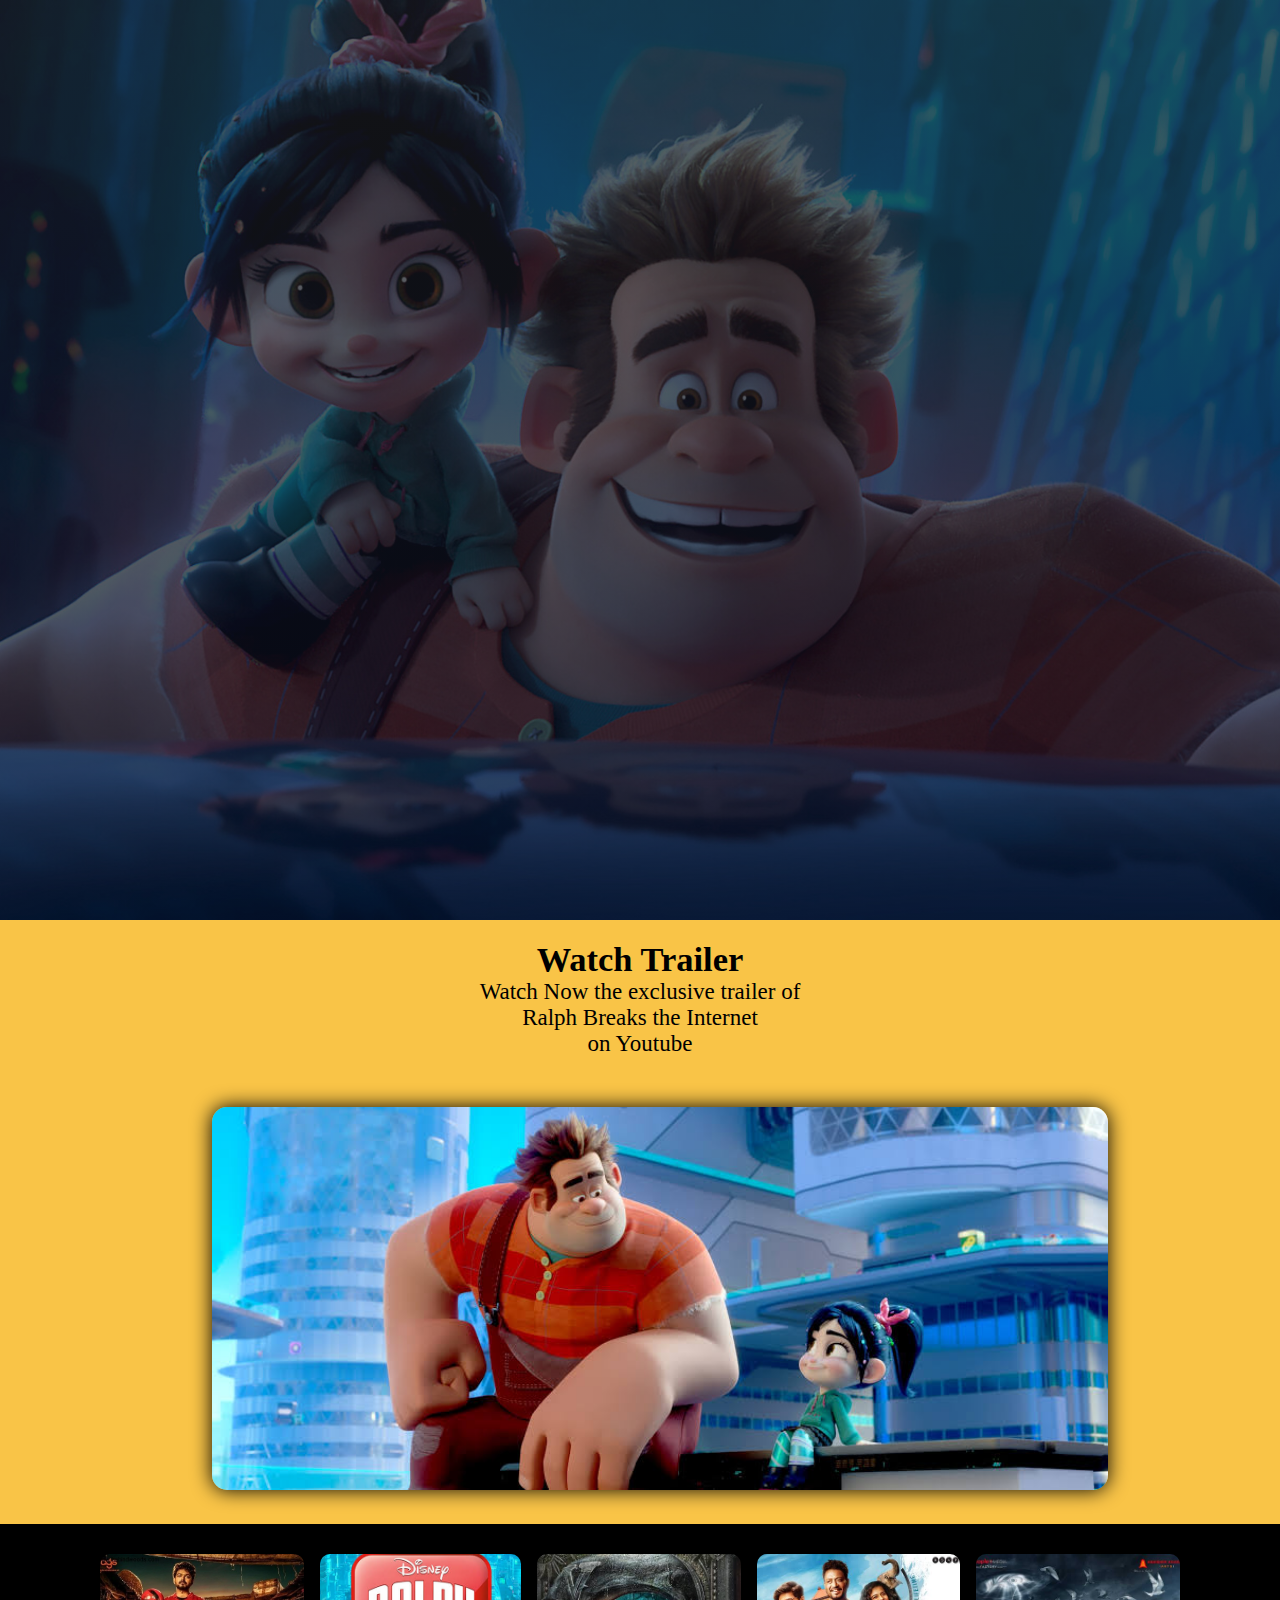
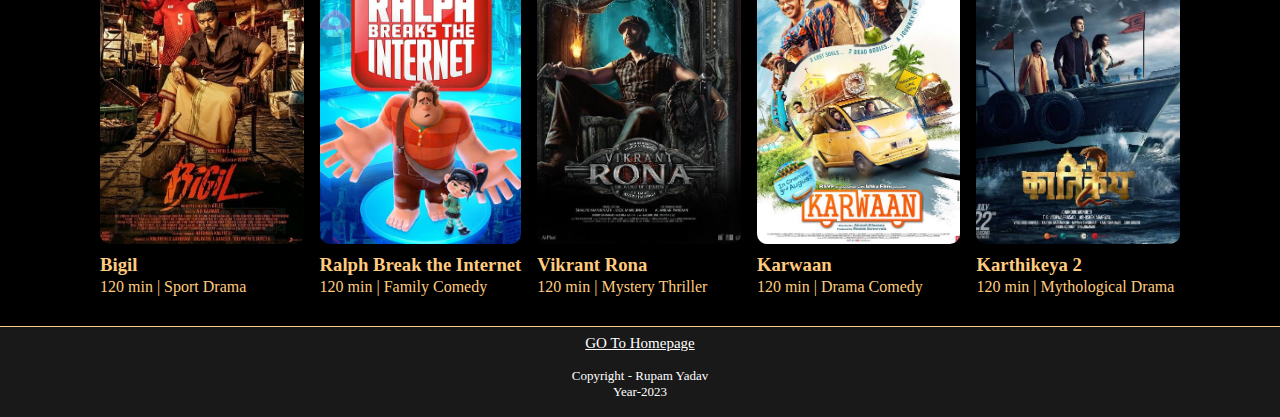
<file: ralph.html>
<!DOCTYPE html>
<html lang="en">
<head>
    <meta charset="UTF-8">
    <meta http-equiv="X-UA-Compatible" content="IE=edge">
    <meta name="viewport" content="width=device-width, initial-scale=1.0">
    <title>Vikram - Rare Cinema</title>
    <link rel="stylesheet" href="V.css">
</head>
<body>
    <style>
        .head{
                        
                background-image: linear-gradient(rgba(27 28 31 / 70%),rgba(4,9,30,0.7)),url(files/Ralph\ br.jpg);
                background-position: center;
                background-size: cover;
                padding: 10px 10px;
                overflow: hidden;
                width: 100%;/*Important*/
                min-height: 100vh;/*Important*/
                position: relative; /*Important*/
        }
    </style>
    <section class="head">
        

        
        <div class="content">
            <h1 class="anim">Ralph Breaks the Internet - 2018</h1>
            <h2 class="anim">Directed By - Phil Johnston, Rich Moore</h2>
            
            <p class="anim">1h 52Min | Family, Comedy | Hotstar</p>
            <p class="anim">Six years after the event of the “Wreak-it-Ralph”, Ralph and Vanellope, now friends, discover a wi-fi router in their arcade, leading them into a new adventure.</p>
            
        </div>
        <img src="files/ralph portrait.jpg" class="feature-img anim">

    </section>

    <section class="section-1">
        <div class="title-01">
            <h2>Watch Trailer </h2>
            <span>Watch Now the exclusive trailer of <br>Ralph Breaks the Internet<br>on Youtube</span>
        </div>
        <a href="https://youtu.be/_BcYBFC6zfY" target="_blank">
            <img src="files/Ralph Breaks the Internet landscape.jpg" class= "section-1-img">
        </a>
        
        
    </section>

    <section>
        <div class="movies-container2">
        
        <div class="box">
            <div class="box-img">
                <a href="#">
                    <img src="files/bigil port.jpg" alt="">
                </a>
            </div>
        
    
        <h3>Bigil</h3>
        <span>120 min | Sport Drama</span>
        </div>

        <div class="box">
            <div class="box-img">
                <img src="files/ralph portrait.jpg" alt="">
            </div>
        
    
        <h3>Ralph Break the Internet</h3>
        <span>120 min | Family Comedy</span>
        </div>

        <div class="box">
            <div class="box-img">
                <img src="files/Vikrant Rona Movie (Jul 2022) port.jpg" alt="">
            </div>
        
    
        <h3>Vikrant Rona</h3>
        <span>120 min | Mystery Thriller</span>
        </div>

        <div class="box">
            <div class="box-img">
                <img src="files/Karwaan (2018) - port.jpg" alt="">
            </div>
        
    
        <h3>Karwaan</h3>
        <span>120 min | Drama Comedy</span>
        </div>

        <div class="box">
            <div class="box-img">
                <a href="">
                    <img src="files//Karthikeya 2 (2022) port.jpg" alt="">
                </a>
            </div>

        <h3>Karthikeya 2</h3>
        <span>120 min | Mythological Drama</span>
        </div>
        
        
    </section>

    

    <!-----------------------------FOOTER----------------------------->
    <footer>
        <div class="foot">
            <ul>
                <li><a href="index.html">GO To Homepage</a></li><br>
                <li>Copyright - Rupam Yadav<br>Year-2023</li>
            </ul>
        </div>
    </footer>

    
</body>
</html>
</file>
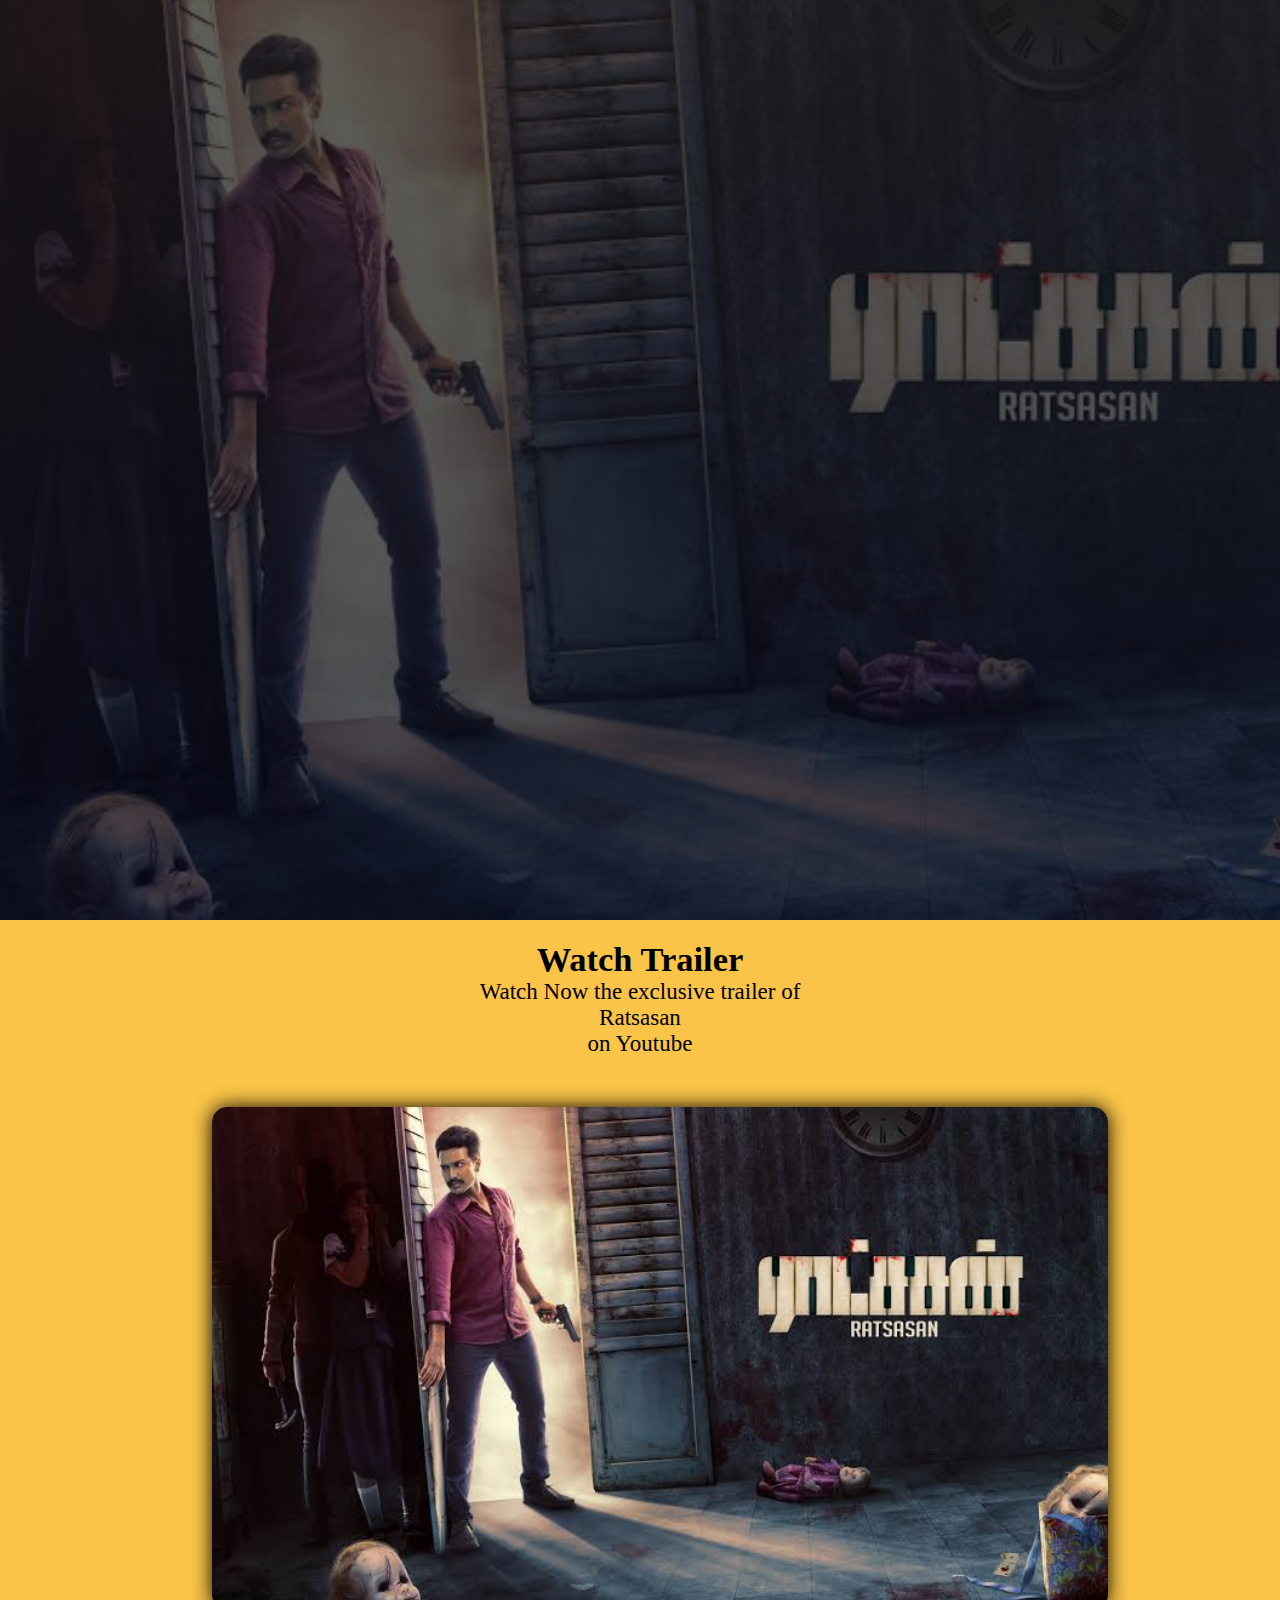
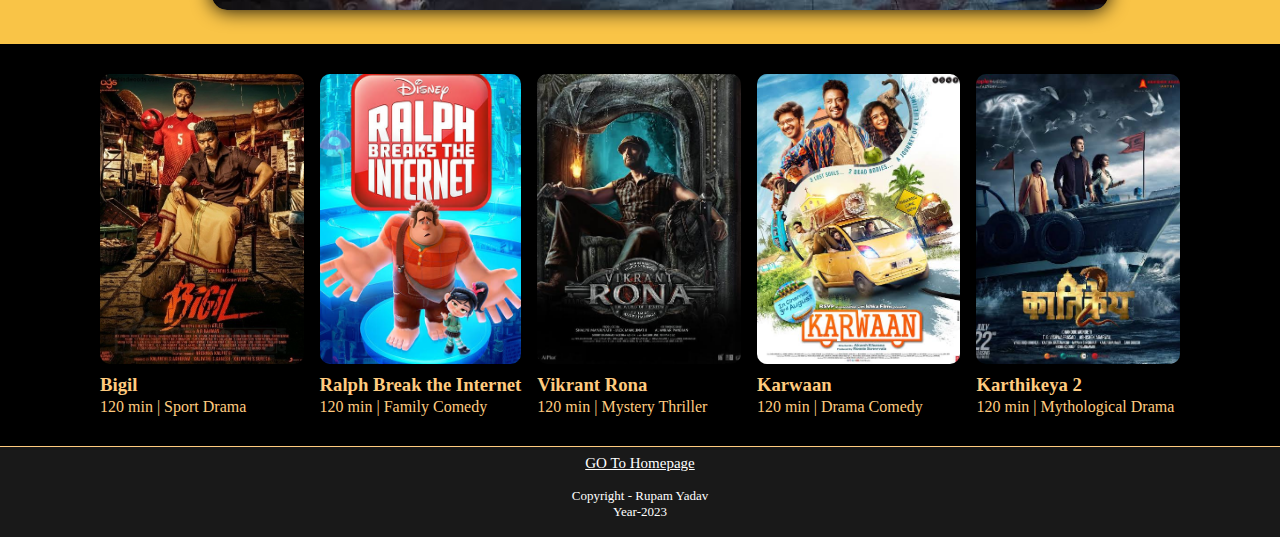
<file: Ratsasan.html>
<!DOCTYPE html>
<html lang="en">
<head>
    <meta charset="UTF-8">
    <meta http-equiv="X-UA-Compatible" content="IE=edge">
    <meta name="viewport" content="width=device-width, initial-scale=1.0">
    <title>Ratsasan - Rare Cinema</title>
    <link rel="stylesheet" href="V.css">
</head>
<body>
    <style>
        .head{
                        
                background-image: linear-gradient(rgba(27 28 31 / 70%),rgba(4,9,30,0.7)),url(files/Ratsasan\ _\ Vishnu\ Vishal\,\ Amala\ Paul\,\ Kaali\ Venkat.jpg);
                background-position: center;
                background-size: cover;
                padding: 10px 10px;
                overflow: hidden;
                width: 100%;/*Important*/
                min-height: 100vh;/*Important*/
                position: relative; /*Important*/
        }
    </style>
    <section class="head">
        

        
        <div class="content">
            <h1 class="anim">Ratsasan - 2018</h1>
            <h2 class="anim">Directed By - Ram Kumar</h2>
            
            <p class="anim">2h 50Min | Suspence, Thriller | Hotstar</p>
            <p class="anim">A sub-inspector sets out in pursuit of a mysterious serial killer who targets teen school girls and murder them brutally.</p>
            
        </div>
        <img src="files/ratsasan port.jpg" class="feature-img anim">

    </section>

    <section class="section-1">
        <div class="title-01">
            <h2>Watch Trailer </h2>
            <span>Watch Now the exclusive trailer of <br>Ratsasan<br>on Youtube</span>
        </div>
        <a href="https://youtu.be/GsrN7rNch9Y" target="_blank">
            <img src="files/Ratsasan _ Vishnu Vishal, Amala Paul, Kaali Venkat.jpg" class= "section-1-img">
        </a>
        
        
    </section>

    <section>
        <div class="movies-container2">
        
        <div class="box">
            <div class="box-img">
                <a href="#">
                    <img src="files/bigil port.jpg" alt="">
                </a>
            </div>
        
    
        <h3>Bigil</h3>
        <span>120 min | Sport Drama</span>
        </div>

        <div class="box">
            <div class="box-img">
                <img src="files/ralph portrait.jpg" alt="">
            </div>
        
    
        <h3>Ralph Break the Internet</h3>
        <span>120 min | Family Comedy</span>
        </div>

        <div class="box">
            <div class="box-img">
                <img src="files/Vikrant Rona Movie (Jul 2022) port.jpg" alt="">
            </div>
        
    
        <h3>Vikrant Rona</h3>
        <span>120 min | Mystery Thriller</span>
        </div>

        <div class="box">
            <div class="box-img">
                <img src="files/Karwaan (2018) - port.jpg" alt="">
            </div>
        
    
        <h3>Karwaan</h3>
        <span>120 min | Drama Comedy</span>
        </div>

        <div class="box">
            <div class="box-img">
                <a href="">
                    <img src="files//Karthikeya 2 (2022) port.jpg" alt="">
                </a>
            </div>

        <h3>Karthikeya 2</h3>
        <span>120 min | Mythological Drama</span>
        </div>
        
        
    </section>

    

    <!-----------------------------FOOTER----------------------------->
    <footer>
        <div class="foot">
            <ul>
                <li><a href="index.html">GO To Homepage</a></li><br>
                <li>Copyright - Rupam Yadav<br>Year-2023</li>
            </ul>
        </div>
    </footer>

    
</body>
</html>
</file>
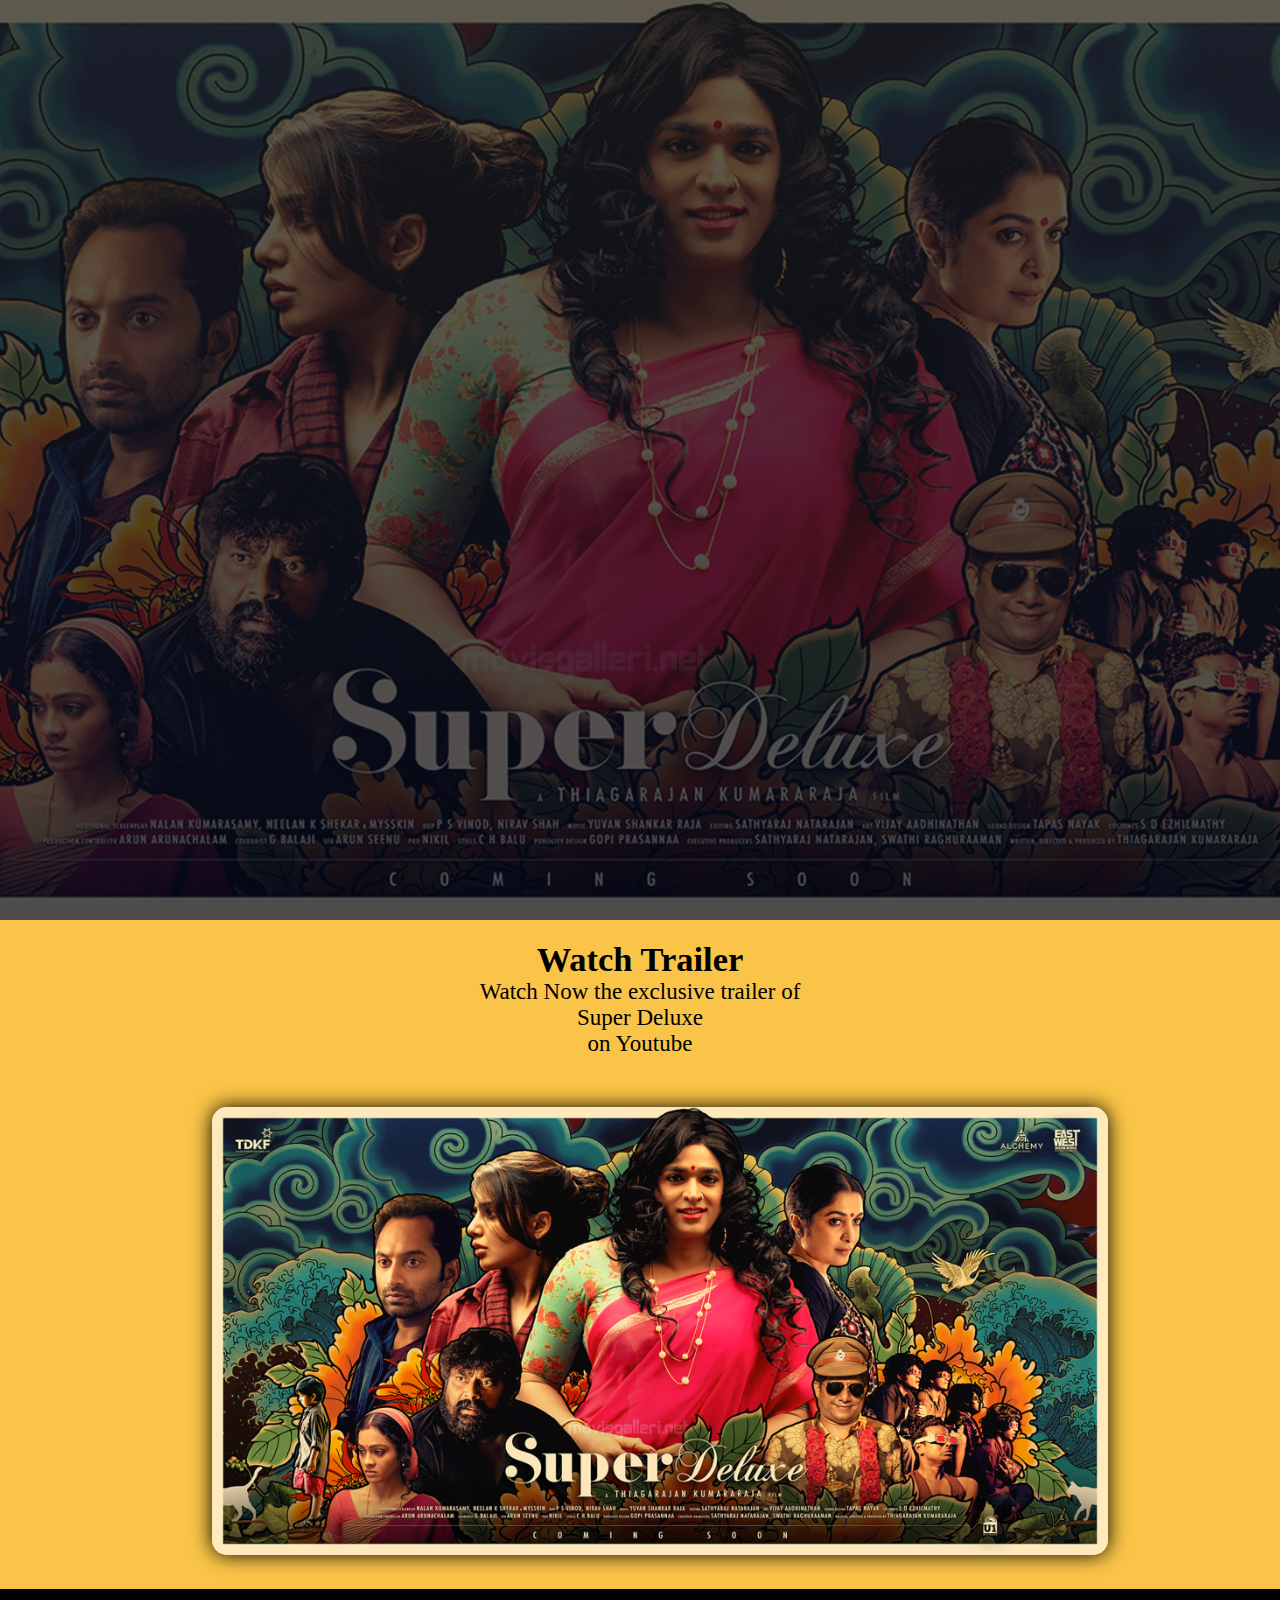
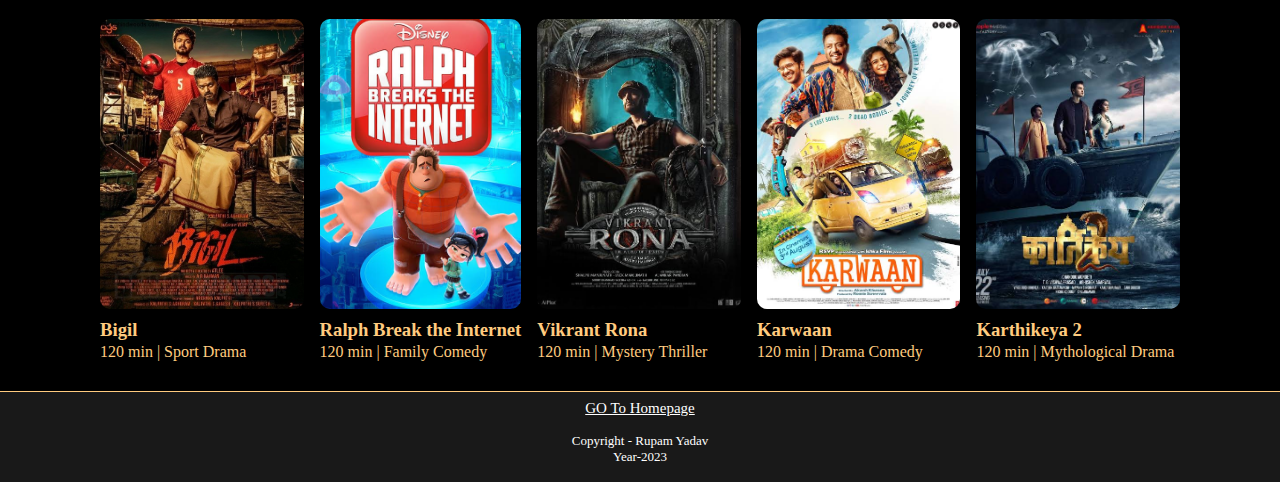
<file: super.html>
<!DOCTYPE html>
<html lang="en">
<head>
    <meta charset="UTF-8">
    <meta http-equiv="X-UA-Compatible" content="IE=edge">
    <meta name="viewport" content="width=device-width, initial-scale=1.0">
    <title>Uppena - Rare Cinema</title>
    <link rel="stylesheet" href="V.css">
</head>
<body>
    <style>
        .head{
                        
                background-image: linear-gradient(rgba(27 28 31 / 70%),rgba(4,9,30,0.7)),url(files/super\ deluxe\ land.jpg);
                background-position: center;
                background-size: cover;
                padding: 10px 10px;
                overflow: hidden;
                width: 100%;/*Important*/
                min-height: 100vh;/*Important*/
                position: relative; /*Important*/
        }
    </style>
    <section class="head">
        

        
        <div class="content">
            <h1 class="anim">Super Deluxe - 2019</h1>
            <h2 class="anim">Directed By - Thiagarajan Kumararaja</h2>
            
            <p class="anim">2h 56Min | Dark Comedy | Netflix</p>
            <p class="anim">An unfaithful newly-wed wife, an estranged father, a priest and an angry son suddenly find themselves in the most unexpected predicament, each poised to experience their destiny, all on one fateful day</p>
            
        </div>
        <img src="files/Super deluxe port.jpg" class="feature-img anim">

    </section>

    <section class="section-1">
        <div class="title-01">
            <h2>Watch Trailer </h2>
            <span>Watch Now the exclusive trailer of <br>Super Deluxe<br>on Youtube</span>
        </div>
        <a href="https://youtu.be/3-Xq_Zz3nPA" target="_blank">
            <img src="files/super deluxe land.jpg" class= "section-1-img">
        </a>
        
        
    </section>

    <section>
        <div class="movies-container2">
        
        <div class="box">
            <div class="box-img">
                <a href="#">
                    <img src="files/bigil port.jpg" alt="">
                </a>
            </div>
        
    
        <h3>Bigil</h3>
        <span>120 min | Sport Drama</span>
        </div>

        <div class="box">
            <div class="box-img">
            
                <img src="files/ralph portrait.jpg" alt="">
            </div>
        
    
        <h3>Ralph Break the Internet</h3>
        <span>120 min | Family Comedy</span>
        </div>

        <div class="box">
            <div class="box-img">
                <img src="files/Vikrant Rona Movie (Jul 2022) port.jpg" alt="">
            </div>
        
    
        <h3>Vikrant Rona</h3>
        <span>120 min | Mystery Thriller</span>
        </div>

        <div class="box">
            <div class="box-img">
                <img src="files/Karwaan (2018) - port.jpg" alt="">
            </div>
        
    
        <h3>Karwaan</h3>
        <span>120 min | Drama Comedy</span>
        </div>

        <div class="box">
            <div class="box-img">
                <a href="">
                    <img src="files//Karthikeya 2 (2022) port.jpg" alt="">
                </a>
            </div>

        <h3>Karthikeya 2</h3>
        <span>120 min | Mythological Drama</span>
        </div>
        
        
    </section>

    

    <!-----------------------------FOOTER----------------------------->
    <footer>
        <div class="foot">
            <ul>
                <li><a href="index.html">GO To Homepage</a></li><br>
                <li>Copyright - Rupam Yadav<br>Year-2023</li>
            </ul>
        </div>
    </footer>

    
</body>
</html>
</file>
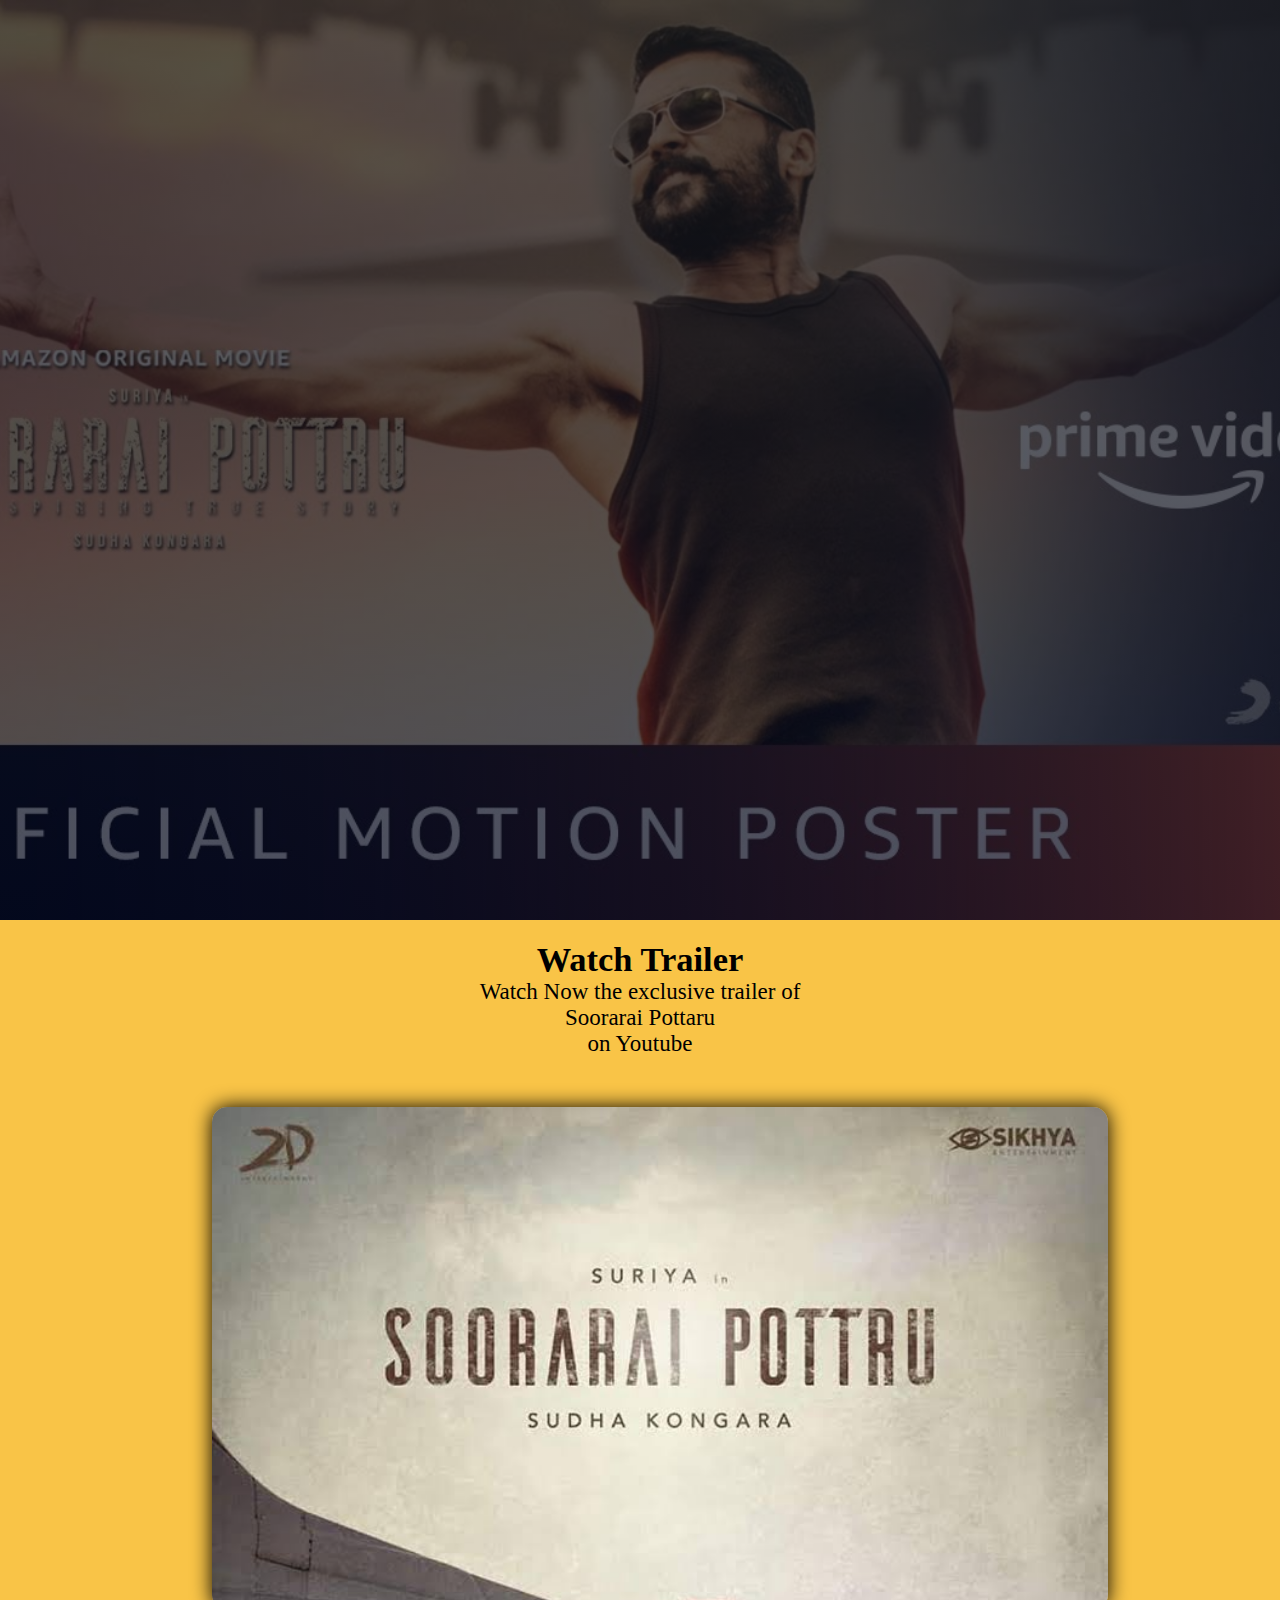
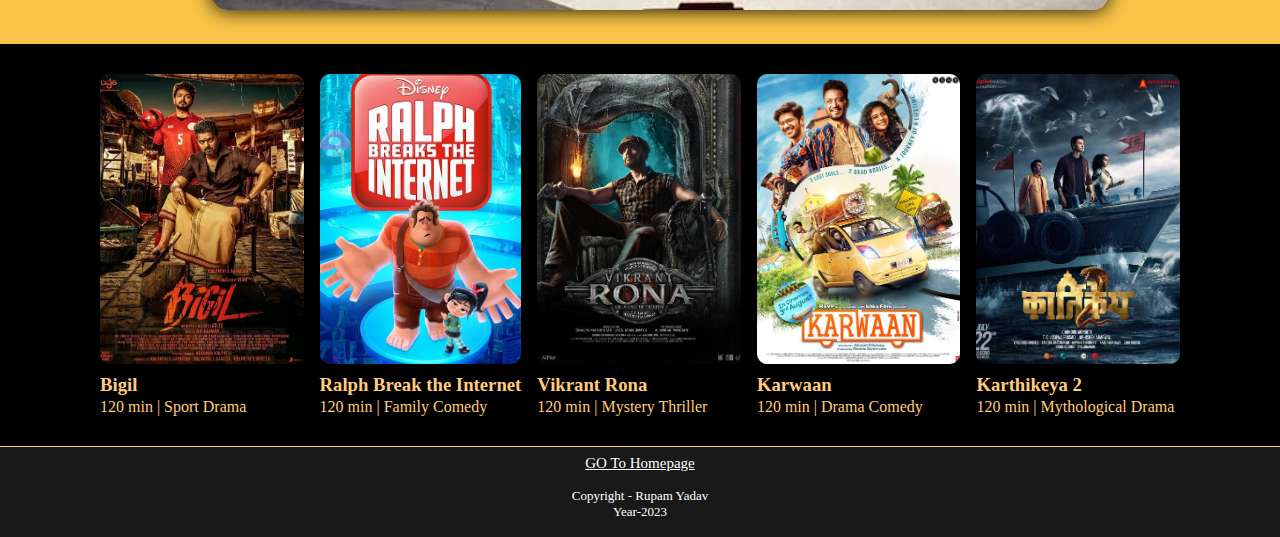
<file: udaan.html>
<!DOCTYPE html>
<html lang="en">
<head>
    <meta charset="UTF-8">
    <meta http-equiv="X-UA-Compatible" content="IE=edge">
    <meta name="viewport" content="width=device-width, initial-scale=1.0">
    <title>Soorarai Pottaru - Rare Cinema</title>
    <link rel="stylesheet" href="V.css">
</head>
<body>
    <style>
        .head{
                        
                background-image: linear-gradient(rgba(27 28 31 / 70%),rgba(4,9,30,0.7)),url(files/Suriya\ land.jpg);
                background-position: center;
                background-size: cover;
                padding: 10px 10px;
                overflow: hidden;
                width: 100%;/*Important*/
                min-height: 100vh;/*Important*/
                position: relative; /*Important*/
        }
    </style>
    <section class="head">
        

        
        <div class="content">
            <h1 class="anim">Soorarai Pottaru - 2020</h1>
            <h2 class="anim">Directed By - Sudha Kongara</h2>
            
            <p class="anim">2h 33min | Biographical Drama | Amazon Prime</p>
            <p class="anim">Nedumaaran Rajagam “Maara” sets out to make the common man fly and, in the process, takes on the world’s most capital-intensive industry and several enemies who stand in his way.</p>
            
        </div>
        <img src="files/Soorarai Pottru Wallpapers.jpg" class="feature-img anim">

    </section>

    <section class="section-1">
        <div class="title-01">
            <h2>Watch Trailer </h2>
            <span>Watch Now the exclusive trailer of <br>Soorarai Pottaru<br>on Youtube</span>
        </div>
        <a href="https://youtu.be/-N137wsl3TM" target="_blank">
            <img src="files/Soorarai Pottru.jpg" class= "section-1-img">
        </a>
        
        
    </section>

    <section>
        <div class="movies-container2">
        
        <div class="box">
            <div class="box-img">
                <a href="#">
                    <img src="files/bigil port.jpg" alt="">
                </a>
            </div>
        
    
        <h3>Bigil</h3>
        <span>120 min | Sport Drama</span>
        </div>

        <div class="box">
            <div class="box-img">
                <img src="files/ralph portrait.jpg" alt="">
            </div>
        
    
        <h3>Ralph Break the Internet</h3>
        <span>120 min | Family Comedy</span>
        </div>

        <div class="box">
            <div class="box-img">
                <img src="files/Vikrant Rona Movie (Jul 2022) port.jpg" alt="">
            </div>
        
    
        <h3>Vikrant Rona</h3>
        <span>120 min | Mystery Thriller</span>
        </div>

        <div class="box">
            <div class="box-img">
                <img src="files/Karwaan (2018) - port.jpg" alt="">
            </div>
        
    
        <h3>Karwaan</h3>
        <span>120 min | Drama Comedy</span>
        </div>

        <div class="box">
            <div class="box-img">
                <a href="">
                    <img src="files//Karthikeya 2 (2022) port.jpg" alt="">
                </a>
            </div>

        <h3>Karthikeya 2</h3>
        <span>120 min | Mythological Drama</span>
        </div>
        
        
    </section>

    

    <!-----------------------------FOOTER----------------------------->
    <footer>
        <div class="foot">
            <ul>
                <li><a href="index.html">GO To Homepage</a></li><br>
                <li>Copyright - Rupam Yadav<br>Year-2023</li>
            </ul>
        </div>
    </footer>

    
</body>
</html>
</file>
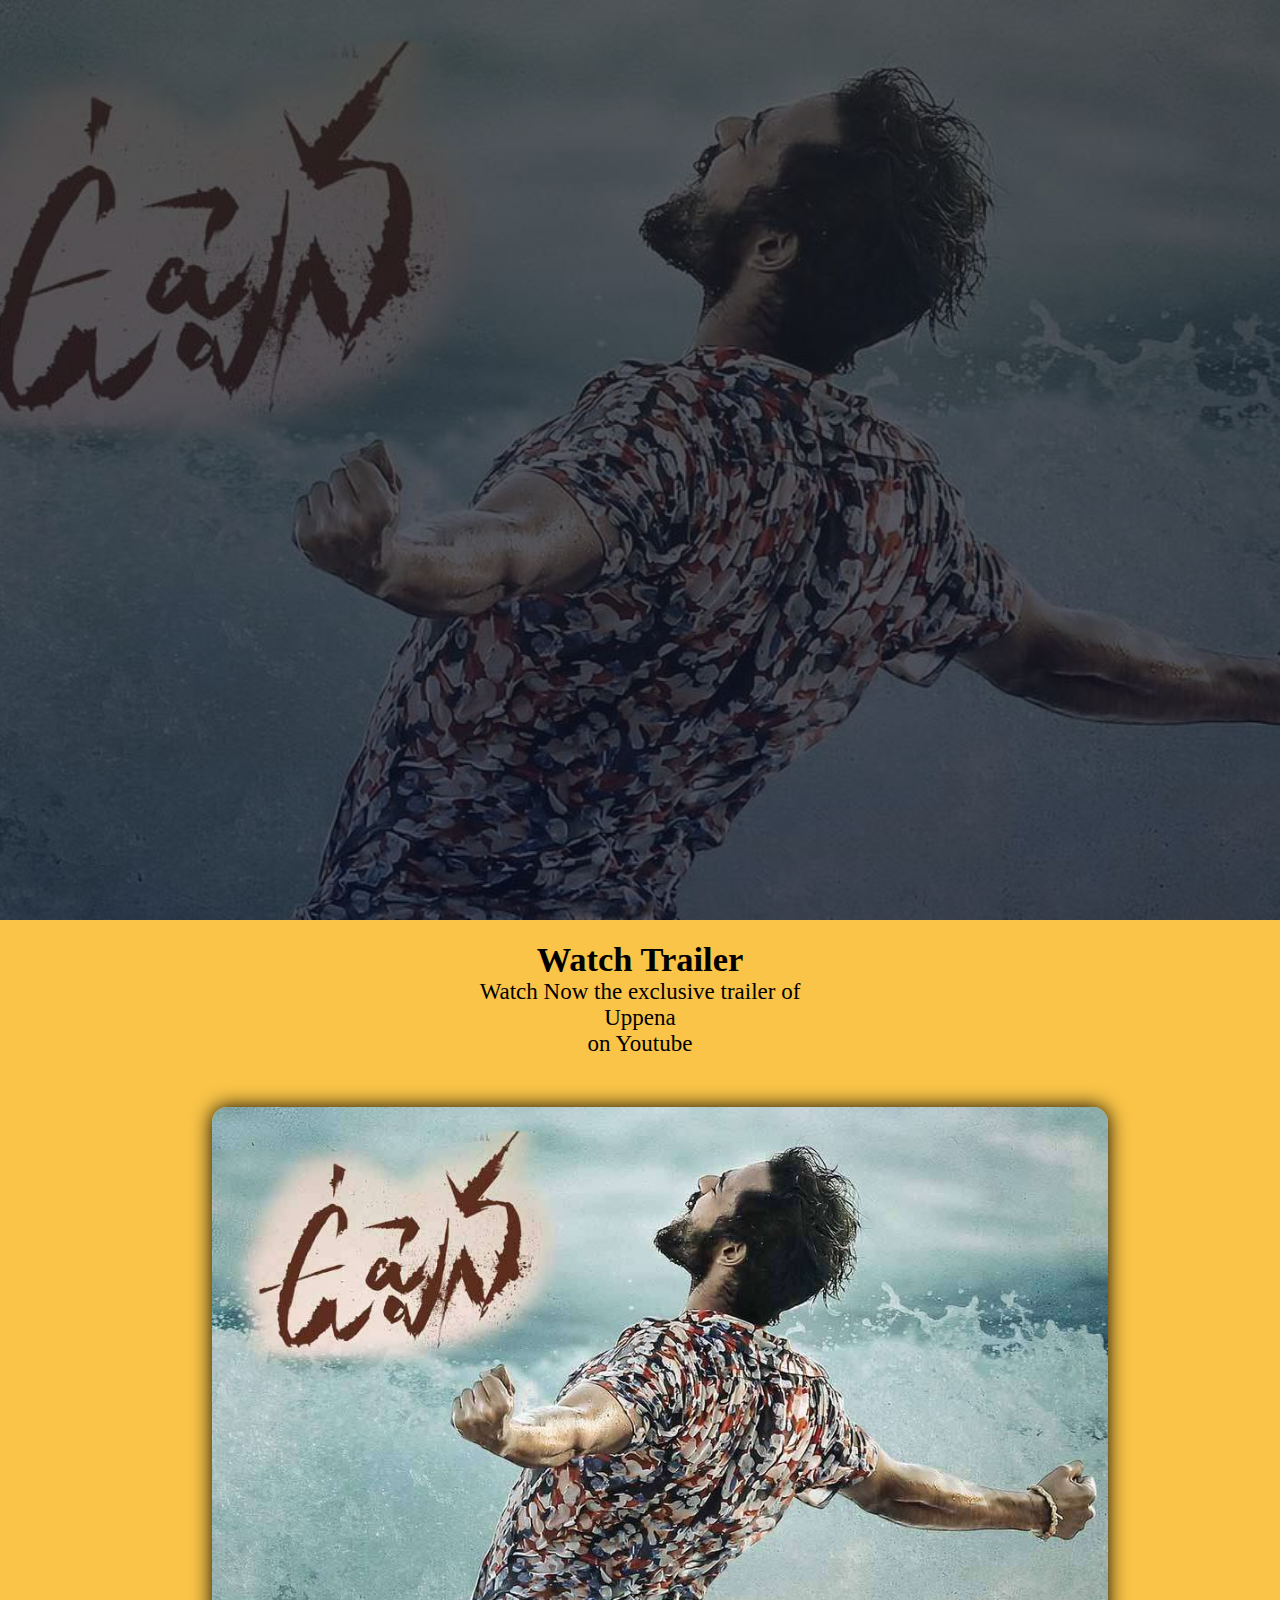
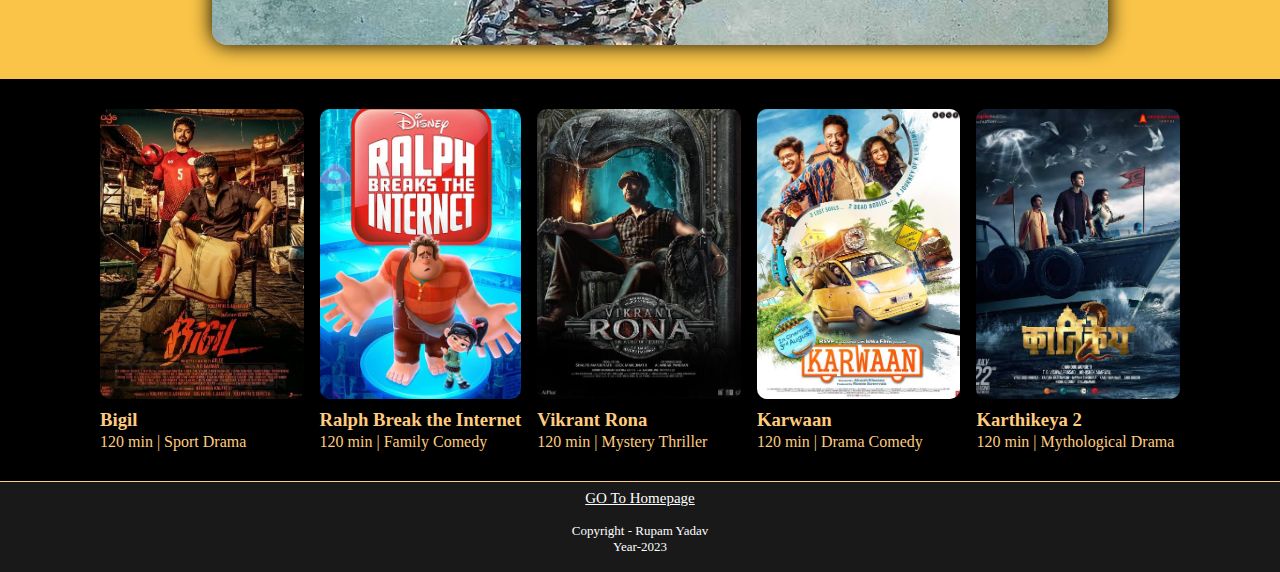
<file: uppena.html>
<!DOCTYPE html>
<html lang="en">
<head>
    <meta charset="UTF-8">
    <meta http-equiv="X-UA-Compatible" content="IE=edge">
    <meta name="viewport" content="width=device-width, initial-scale=1.0">
    <title>Uppena - Rare Cinema</title>
    <link rel="stylesheet" href="V.css">
</head>
<body>
    <style>
        .head{
                        
                background-image: linear-gradient(rgba(27 28 31 / 70%),rgba(4,9,30,0.7)),url(files/uppena\ land.jpg);
                background-position: center;
                background-size: cover;
                padding: 10px 10px;
                overflow: hidden;
                width: 100%;/*Important*/
                min-height: 100vh;/*Important*/
                position: relative; /*Important*/
        }
    </style>
    <section class="head">
        

        
        <div class="content">
            <h1 class="anim">Uppena - 2021</h1>
            <h2 class="anim">Directed By - Buchhi Babu Sana</h2>
            
            <p class="anim">2h 27min | Romance Drama | Netflix</p>
            <p class="anim">The son of a fishing community falls for a village head’s daughter, but they face violent opposition from the girl’s doggedly old-fashioned father.</p>
            
        </div>
        <img src="files/uppena port.jpg" class="feature-img anim">

    </section>

    <section class="section-1">
        <div class="title-01">
            <h2>Watch Trailer </h2>
            <span>Watch Now the exclusive trailer of <br>Uppena<br>on Youtube</span>
        </div>
        <a href="https://youtu.be/fB3RcpbLvco" target="_blank">
            <img src="files/uppena land.jpg" class= "section-1-img">
        </a>
        
        
    </section>

    <section>
        <div class="movies-container2">
        
        <div class="box">
            <div class="box-img">
                <a href="#">
                    <img src="files/bigil port.jpg" alt="">
                </a>
            </div>
        
    
        <h3>Bigil</h3>
        <span>120 min | Sport Drama</span>
        </div>

        <div class="box">
            <div class="box-img">
                <img src="files/ralph portrait.jpg" alt="">
            </div>
        
    
        <h3>Ralph Break the Internet</h3>
        <span>120 min | Family Comedy</span>
        </div>

        <div class="box">
            <div class="box-img">
                <img src="files/Vikrant Rona Movie (Jul 2022) port.jpg" alt="">
            </div>
        
    
        <h3>Vikrant Rona</h3>
        <span>120 min | Mystery Thriller</span>
        </div>

        <div class="box">
            <div class="box-img">
                <img src="files/Karwaan (2018) - port.jpg" alt="">
            </div>
        
    
        <h3>Karwaan</h3>
        <span>120 min | Drama Comedy</span>
        </div>

        <div class="box">
            <div class="box-img">
                <a href="">
                    <img src="files//Karthikeya 2 (2022) port.jpg" alt="">
                </a>
            </div>

        <h3>Karthikeya 2</h3>
        <span>120 min | Mythological Drama</span>
        </div>
        
        
    </section>

    

    <!-----------------------------FOOTER----------------------------->
    <footer>
        <div class="foot">
            <ul>
                <li><a href="index.html">GO To Homepage</a></li><br>
                <li>Copyright - Rupam Yadav<br>Year-2023</li>
            </ul>
        </div>
    </footer>

    
</body>
</html>
</file>
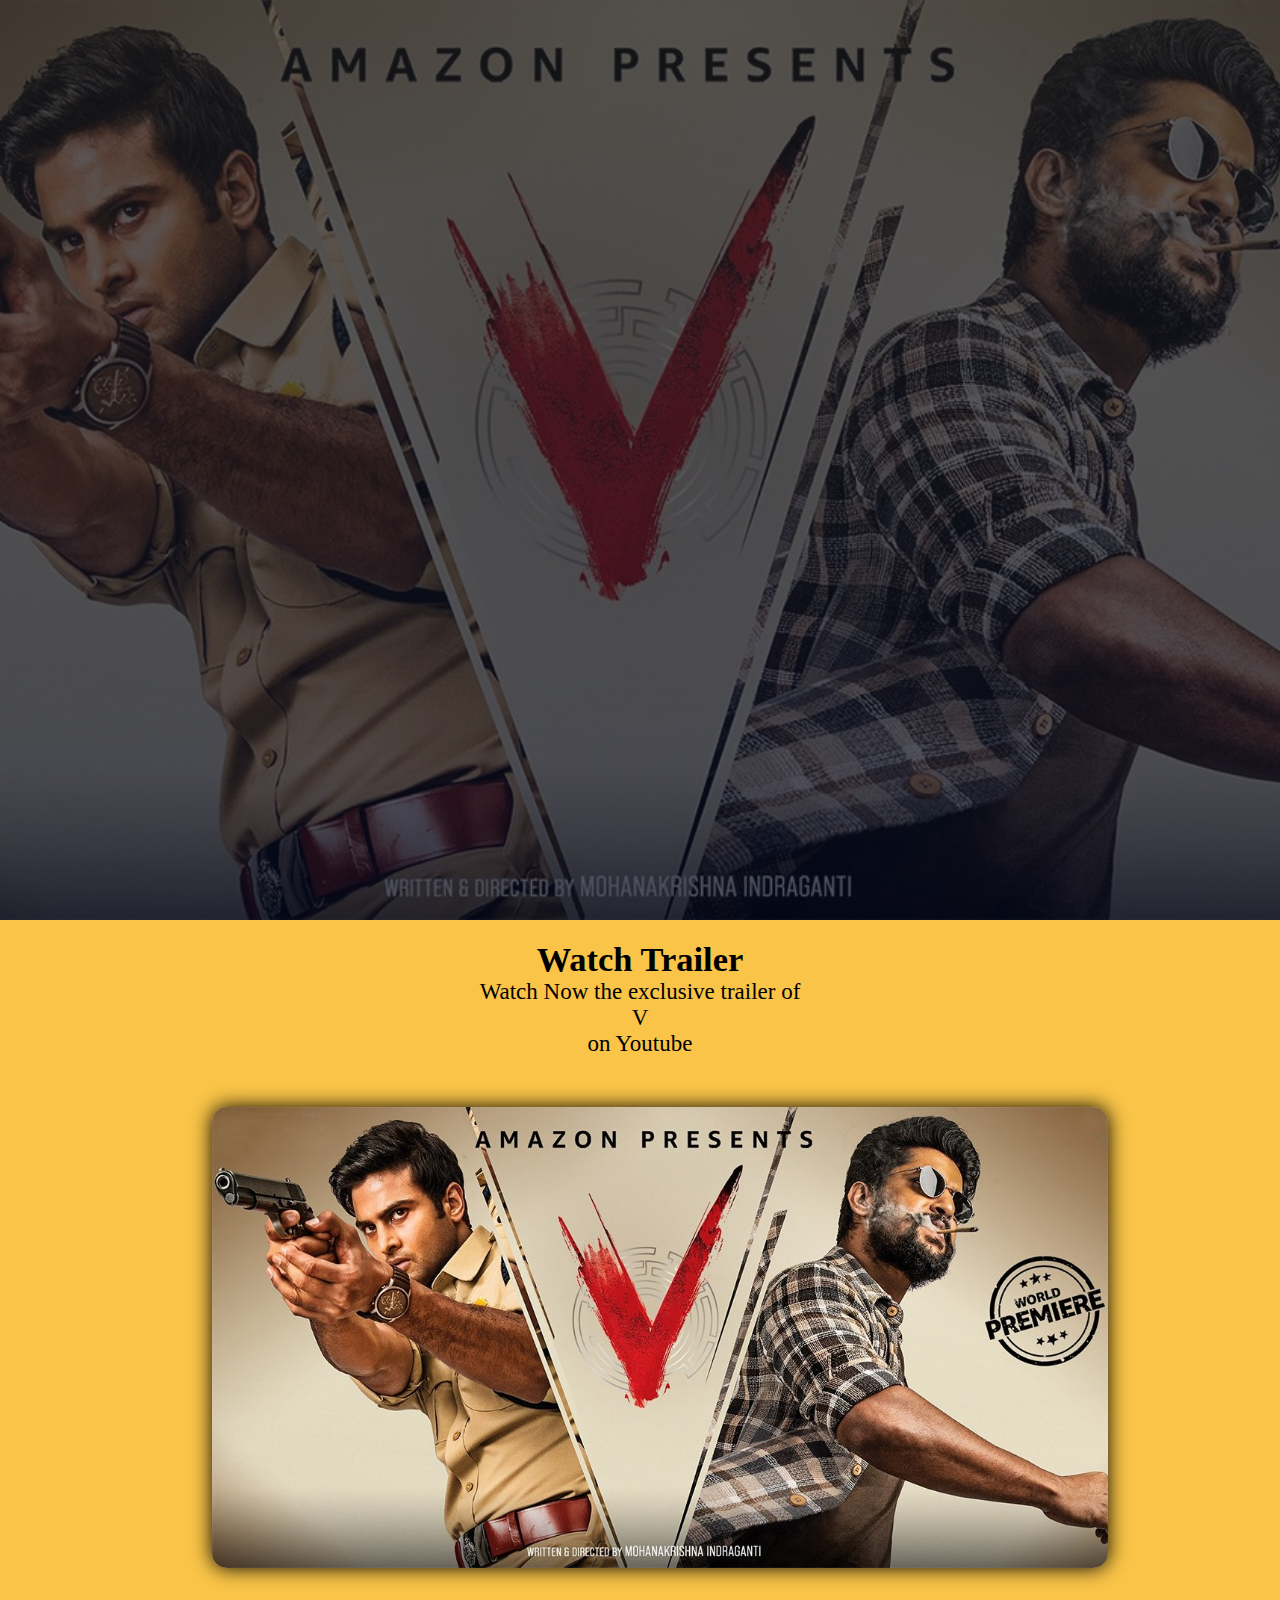
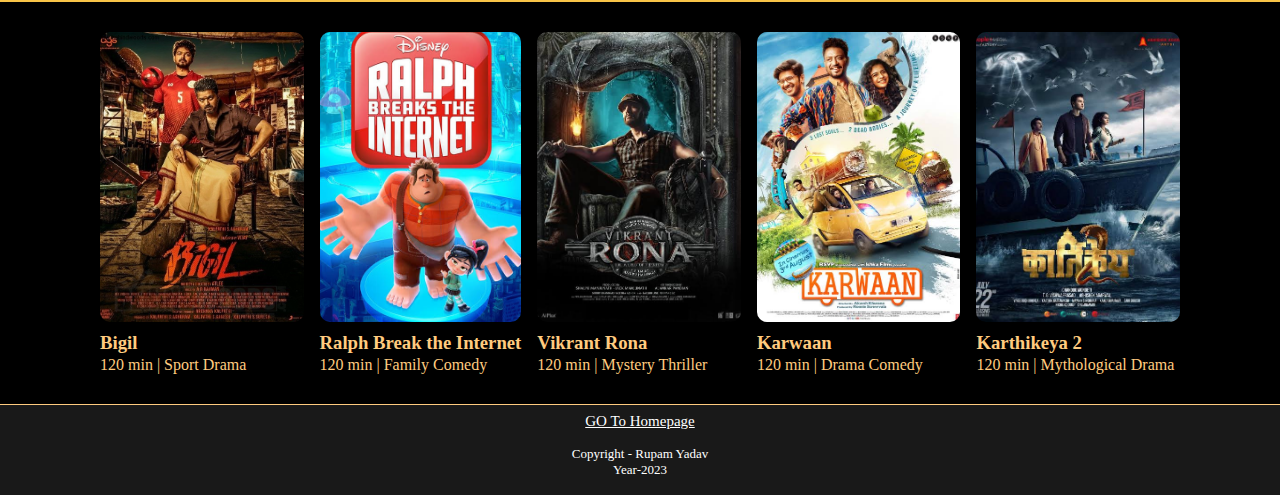
<file: V.html>
<!DOCTYPE html>
<html lang="en">
<head>
    <meta charset="UTF-8">
    <meta http-equiv="X-UA-Compatible" content="IE=edge">
    <meta name="viewport" content="width=device-width, initial-scale=1.0">
    <title>V - Rare Cinema</title>
    <link rel="stylesheet" href="V.css">
</head>
<body>
    <section class="head">
        

        
        <div class="content">
            <h1 class="anim">V- 2020</h1>
            <h2 class="anim">Directed By - Mohana Krishna Indragati</h2>
            
            <p class="anim">2h 20Min | Action, Thriller | Amazon Prime</p>
            <p class="anim">A celebrated cop attempts to hunt down a serial killer who has specifically challenged him to put an end to the killing spree.</p>
            
        </div>
        <img src="files/v port.jpg" class="feature-img anim">

    </section>

    <section class="section-1">
        <div class="title-01">
            <h2>Watch Trailer </h2>
            <span>Watch Now the exclusive trailer of <br>V<br>on Youtube</span>
        </div>
        <a href="https://youtu.be/gC9Dei_YQgU" target="_blank">
            <img src="files/V landscape.jpg" class= "section-1-img">
        </a>
        
        
    </section>

    <section>
        <div class="movies-container2">
        
        <div class="box">
            <div class="box-img">
                <a href="#">
                    <img src="files/bigil port.jpg" alt="">
                </a>
            </div>
        
    
        <h3>Bigil</h3>
        <span>120 min | Sport Drama</span>
        </div>

        <div class="box">
            <div class="box-img">
                <img src="files/ralph portrait.jpg" alt="">
            </div>
        
    
        <h3>Ralph Break the Internet</h3>
        <span>120 min | Family Comedy</span>
        </div>

        <div class="box">
            <div class="box-img">
                <img src="files/Vikrant Rona Movie (Jul 2022) port.jpg" alt="">
            </div>
        
    
        <h3>Vikrant Rona</h3>
        <span>120 min | Mystery Thriller</span>
        </div>

        <div class="box">
            <div class="box-img">
                <img src="files/Karwaan (2018) - port.jpg" alt="">
            </div>
        
    
        <h3>Karwaan</h3>
        <span>120 min | Drama Comedy</span>
        </div>

        <div class="box">
            <div class="box-img">
                <a href="">
                    <img src="files//Karthikeya 2 (2022) port.jpg" alt="">
                </a>
            </div>

        <h3>Karthikeya 2</h3>
        <span>120 min | Mythological Drama</span>
        </div>
        
        
    </section>

    

    <!-----------------------------FOOTER----------------------------->
    <footer>
        <div class="foot">
            <ul>
                <li><a href="index.html">GO To Homepage</a></li><br>
                <li>Copyright - Rupam Yadav<br>Year-2023</li>
            </ul>
        </div>
    </footer>

    
</body>
</html>
</file>
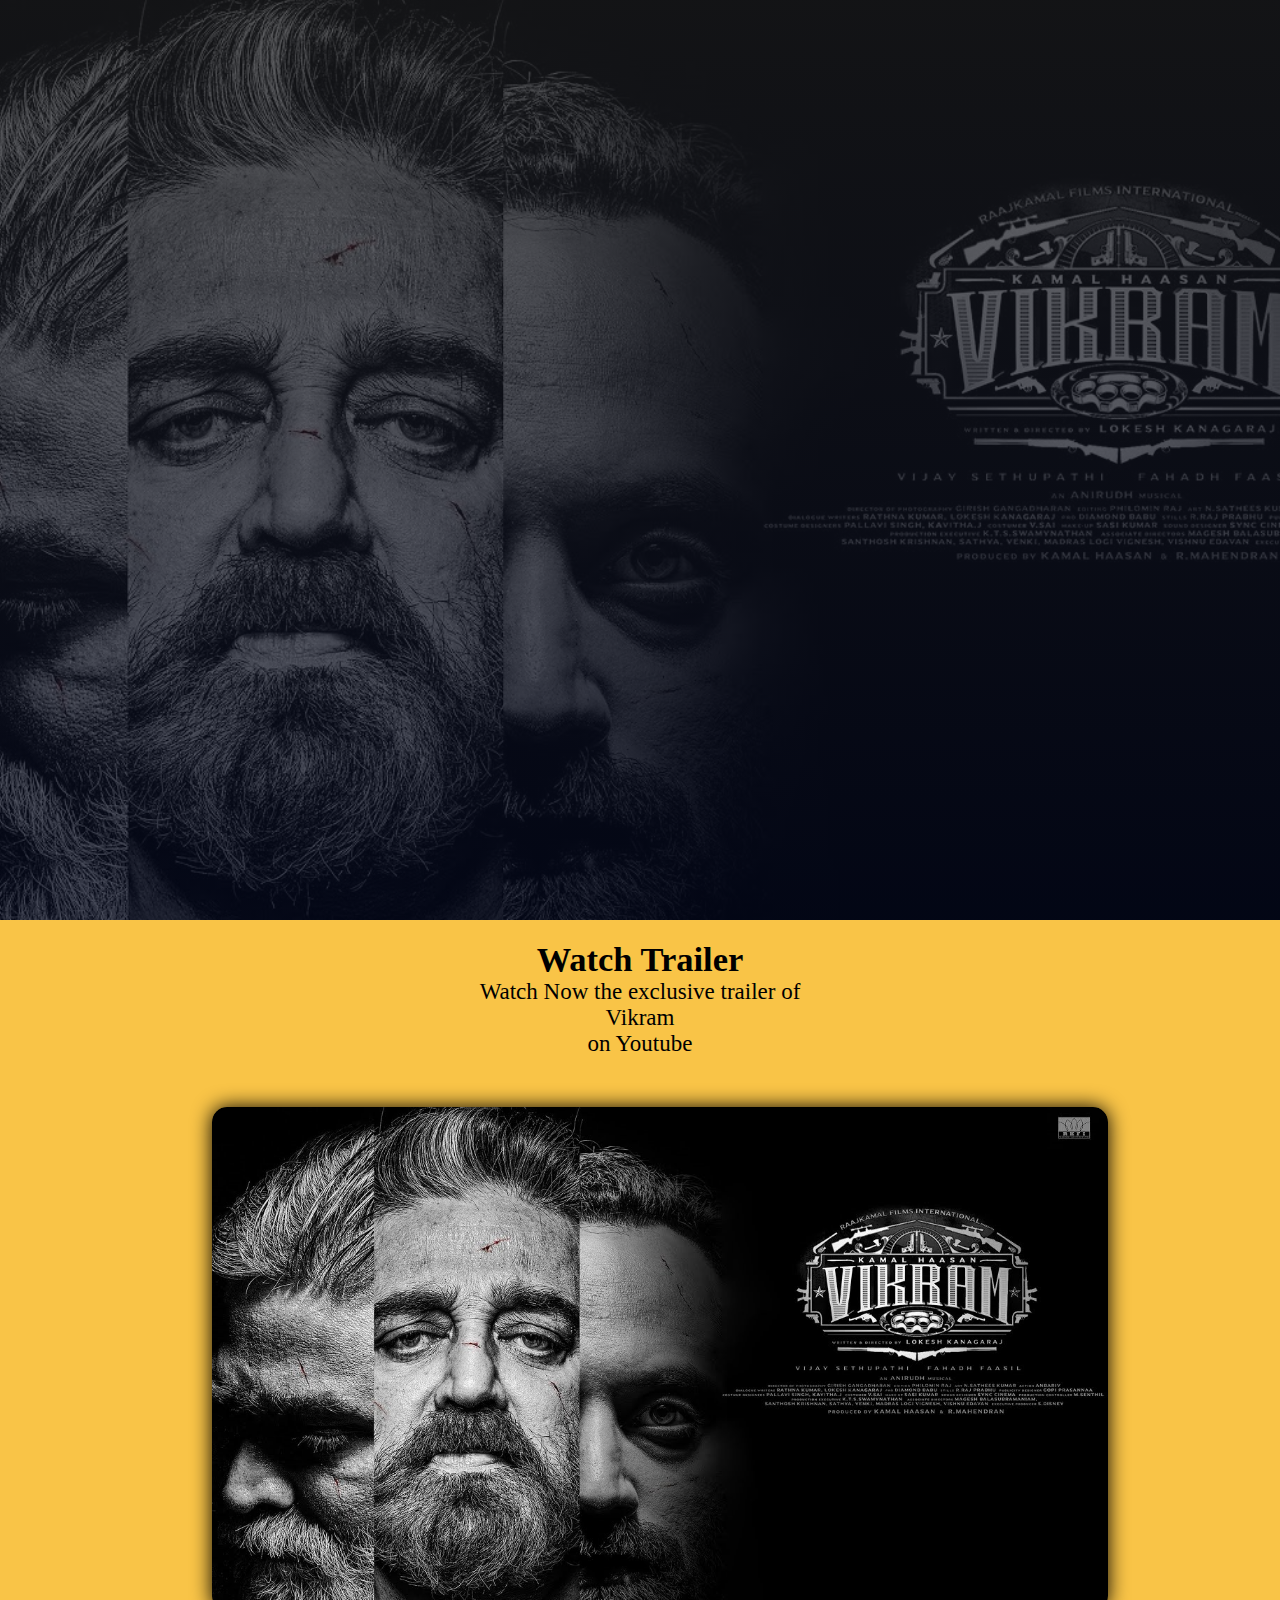
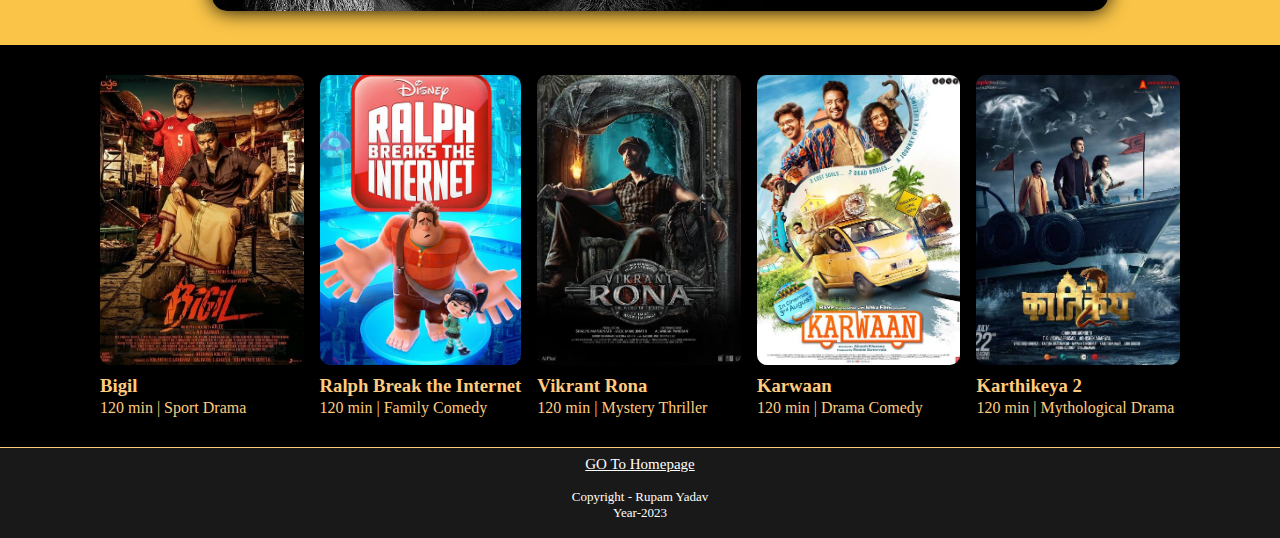
<file: vikram.html>
<!DOCTYPE html>
<html lang="en">
<head>
    <meta charset="UTF-8">
    <meta http-equiv="X-UA-Compatible" content="IE=edge">
    <meta name="viewport" content="width=device-width, initial-scale=1.0">
    <title>Vikram - Rare Cinema</title>
    <link rel="stylesheet" href="V.css">
</head>
<body>
    <style>
        .head{
                        
                background-image: linear-gradient(rgba(27 28 31 / 70%),rgba(4,9,30,0.7)),url(files/Vikram\ \(2\)\ land.jpg);
                background-position: center;
                background-size: cover;
                padding: 10px 10px;
                overflow: hidden;
                width: 100%;/*Important*/
                min-height: 100vh;/*Important*/
                position: relative; /*Important*/
        }
    </style>
    <section class="head">
        

        
        <div class="content">
            <h1 class="anim">Vikram - 2022</h1>
            <h2 class="anim">Directed By - Lokesh Kanagaraj</h2>
            
            <p class="anim">2h 55Min | Action, Thriller | Zee5</p>
            <p class="anim">A high-octane action film where a special investigator is assigned in a case of serial killing where he finds the case is not what is seems to be and leading down this path is only going to end in the war between everyone involved.</p>
            
        </div>
        <img src="files/Vikram.jpg" class="feature-img anim">

    </section>

    <section class="section-1">
        <div class="title-01">
            <h2>Watch Trailer </h2>
            <span>Watch Now the exclusive trailer of <br>Vikram<br>on Youtube</span>
        </div>
        <a href="https://youtu.be/lajO0qNXxoQ" target="_blank">
            <img src="files/Vikram (2) land.jpg" class= "section-1-img">
        </a>
        
        
    </section>

    <section>
        <div class="movies-container2">
        
        <div class="box">
            <div class="box-img">
                <a href="#">
                    <img src="files/bigil port.jpg" alt="">
                </a>
            </div>
        
    
        <h3>Bigil</h3>
        <span>120 min | Sport Drama</span>
        </div>

        <div class="box">
            <div class="box-img">
                <img src="files/ralph portrait.jpg" alt="">
            </div>
        
    
        <h3>Ralph Break the Internet</h3>
        <span>120 min | Family Comedy</span>
        </div>

        <div class="box">
            <div class="box-img">
                <img src="files/Vikrant Rona Movie (Jul 2022) port.jpg" alt="">
            </div>
        
    
        <h3>Vikrant Rona</h3>
        <span>120 min | Mystery Thriller</span>
        </div>

        <div class="box">
            <div class="box-img">
                <img src="files/Karwaan (2018) - port.jpg" alt="">
            </div>
        
    
        <h3>Karwaan</h3>
        <span>120 min | Drama Comedy</span>
        </div>

        <div class="box">
            <div class="box-img">
                <a href="">
                    <img src="files//Karthikeya 2 (2022) port.jpg" alt="">
                </a>
            </div>

        <h3>Karthikeya 2</h3>
        <span>120 min | Mythological Drama</span>
        </div>
        
        
    </section>

    

    <!-----------------------------FOOTER----------------------------->
    <footer>
        <div class="foot">
            <ul>
                <li><a href="index.html">GO To Homepage</a></li><br>
                <li>Copyright - Rupam Yadav<br>Year-2023</li>
            </ul>
        </div>
    </footer>

    
</body>
</html>
</file>
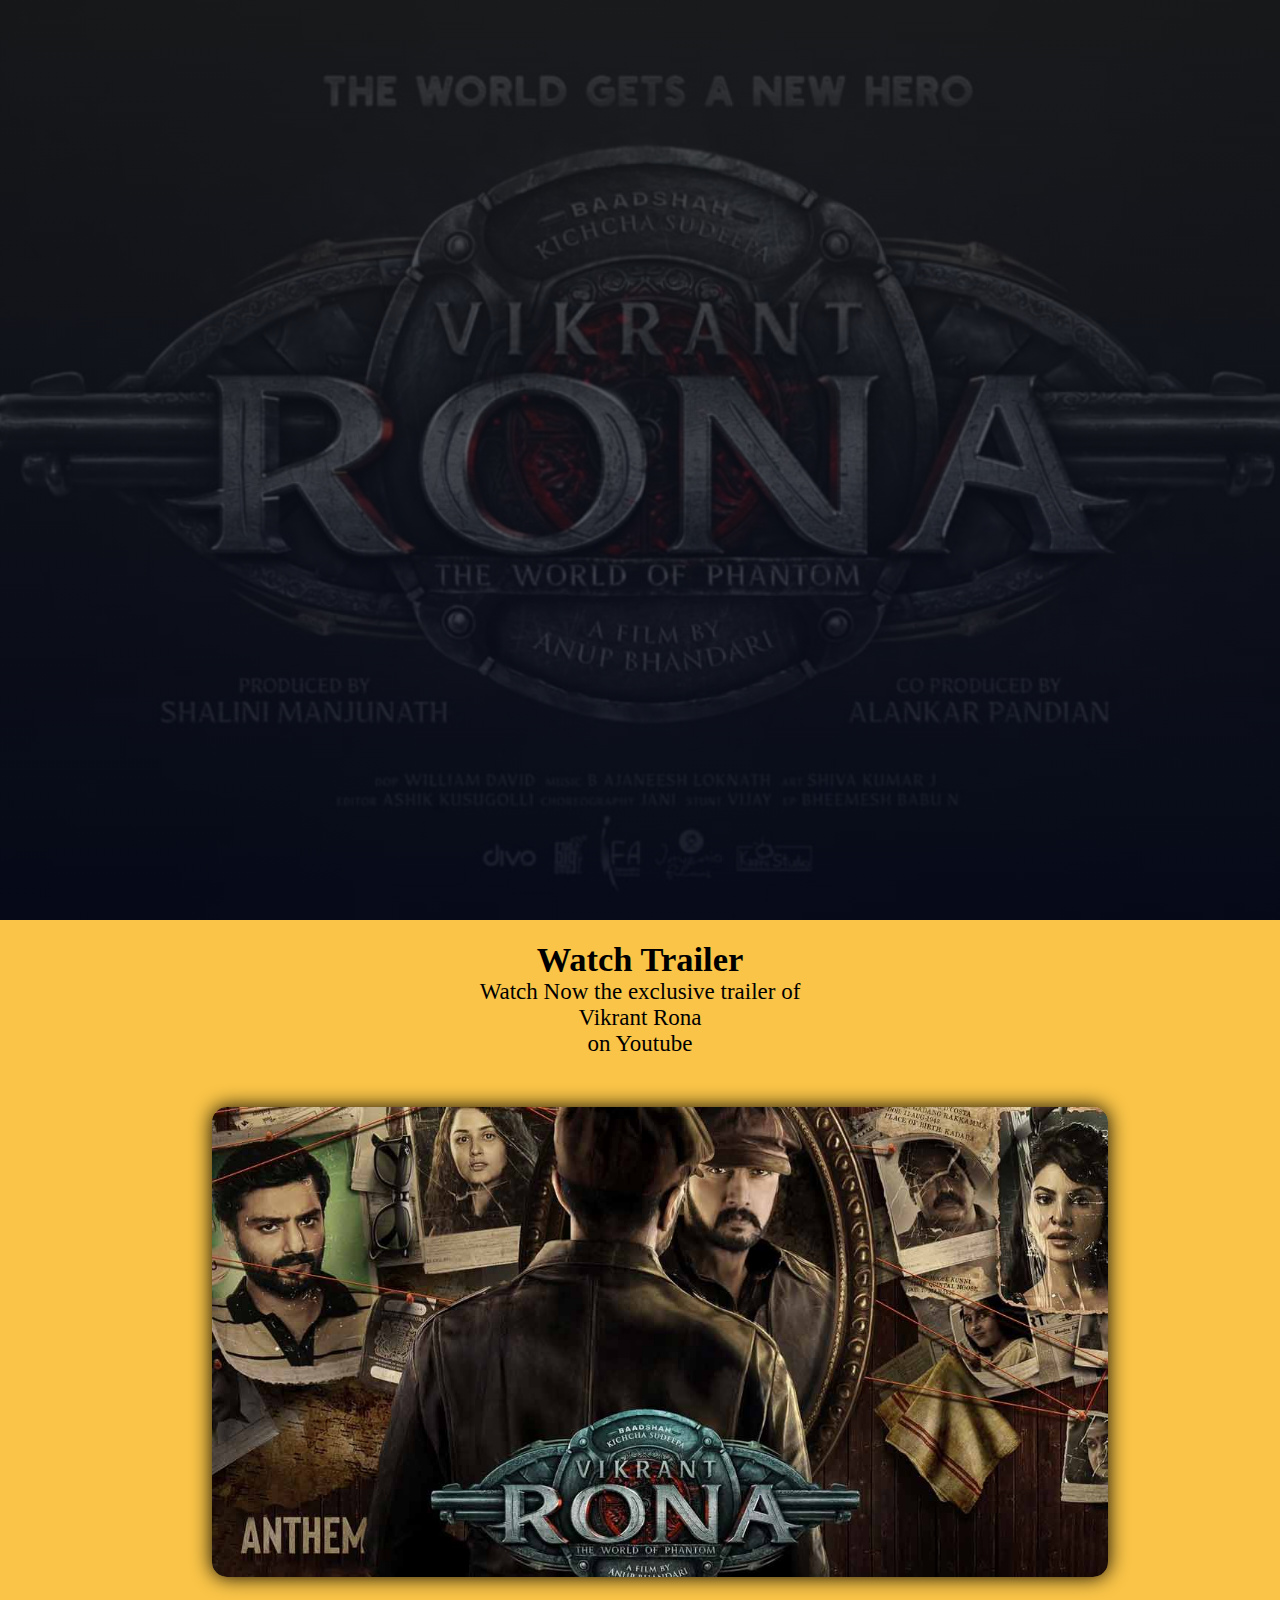
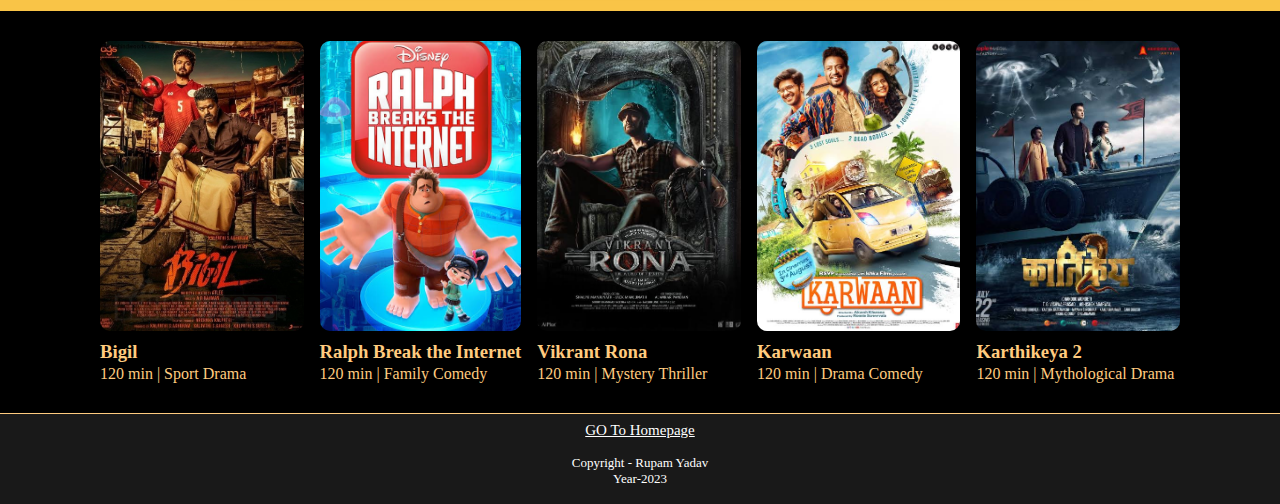
<file: vikrant.html>
<!DOCTYPE html>
<html lang="en">
<head>
    <meta charset="UTF-8">
    <meta http-equiv="X-UA-Compatible" content="IE=edge">
    <meta name="viewport" content="width=device-width, initial-scale=1.0">
    <title>Vikram - Rare Cinema</title>
    <link rel="stylesheet" href="V.css">
</head>
<body>
    <style>
        .head{
                        
                background-image: linear-gradient(rgba(27 28 31 / 70%),rgba(4,9,30,0.7)),url(files/Vikrant\ Rona.jpg);
                background-position: center;
                background-size: cover;
                padding: 10px 10px;
                overflow: hidden;
                width: 100%;/*Important*/
                min-height: 100vh;/*Important*/
                position: relative; /*Important*/
        }
    </style>
    <section class="head">
        

        
        <div class="content">
            <h1 class="anim">Vikrant Rona - 2022</h1>
            <h2 class="anim">Directed By - Anup Bhandari</h2>
            
            <p class="anim">2h 28Min | Suspence, Thriller | Zee5</p>
            <p class="anim">Almost half a century ago, a remote village in the middle of the tropical rainforest starts witnessing a series of unexplainable events which they attribute to the supernatural.</p>
            
        </div>
        <img src="files/Vikrant Rona Movie (Jul 2022) port.jpg" class="feature-img anim">

    </section>

    <section class="section-1">
        <div class="title-01">
            <h2>Watch Trailer </h2>
            <span>Watch Now the exclusive trailer of <br>Vikrant Rona<br>on Youtube</span>
        </div>
        <a href="https://youtu.be/VV9SfpGRVFw" target="_blank">
            <img src="files/vikrant rona land.jpg" class= "section-1-img">
        </a>
        
        
    </section>

    <section>
        <div class="movies-container2">
        
        <div class="box">
            <div class="box-img">
                <a href="#">
                    <img src="files/bigil port.jpg" alt="">
                </a>
            </div>
        
    
        <h3>Bigil</h3>
        <span>120 min | Sport Drama</span>
        </div>

        <div class="box">
            <div class="box-img">
                <img src="files/ralph portrait.jpg" alt="">
            </div>
        
    
        <h3>Ralph Break the Internet</h3>
        <span>120 min | Family Comedy</span>
        </div>

        <div class="box">
            <div class="box-img">
                <img src="files/Vikrant Rona Movie (Jul 2022) port.jpg" alt="">
            </div>
        
    
        <h3>Vikrant Rona</h3>
        <span>120 min | Mystery Thriller</span>
        </div>

        <div class="box">
            <div class="box-img">
                <img src="files/Karwaan (2018) - port.jpg" alt="">
            </div>
        
    
        <h3>Karwaan</h3>
        <span>120 min | Drama Comedy</span>
        </div>

        <div class="box">
            <div class="box-img">
                <a href="">
                    <img src="files//Karthikeya 2 (2022) port.jpg" alt="">
                </a>
            </div>

        <h3>Karthikeya 2</h3>
        <span>120 min | Mythological Drama</span>
        </div>
        
        
    </section>

    

    <!-----------------------------FOOTER----------------------------->
    <footer>
        <div class="foot">
            <ul>
                <li><a href="index.html">GO To Homepage</a></li><br>
                <li>Copyright - Rupam Yadav<br>Year-2023</li>
            </ul>
        </div>
    </footer>

    
</body>
</html>
</file>
<file: style.css>
*{
    
    
    margin: 0;
}
.movies{
    background-color: black;
    padding-bottom: 40px;
    padding-top: 4px;
}

.home{
    min-height: 70vh;
    width: 100%;
    background-image: linear-gradient(rgba(255,203,127),rgba(8,8,8));
    background-position:center;
    background-size:cover;
    position:relative;
    
    overflow: hidden;
}



.home-title{
    
    margin-top: 6%;
    max-width: 600px;
    margin-left: 30%;
}
.home-title h2{
    font-size: 90px;
    color: #fff;
    
}
.home-title p{
    margin: 10px 0 20px;
    color: #fff;
    
    font-size: 30px;
    
}
.heading{
    max-width: 968px;
    margin-left: auto;
    margin-right: auto;
    font-size: 1.2rem;
    font-weight: 500;
    text-transform: uppercase;
    border-bottom: 1px solid #ffcb7f;
    margin-top: 0;
    color: #ffcb7f;
}
.movies-container{
    max-width: 968px;
    margin-right: auto;
    margin-left: auto;
    display: grid;
    grid-template-columns: repeat(auto-fit, minmax(180px, auto));
    gap: 1rem;
    margin-top: 2rem;
    color: #ffcb7f;
    
}
.movies-container2{
    
    max-width: 100%;
    padding: 30px 100px 30px 100px;
    display: grid;
    grid-template-columns: repeat(auto-fit, minmax(180px, auto));
    gap: 1rem;
    background-color: black;
    color: #ffcb7f;

}


.box .box-img{
    width: 100%;
    height: 290px;
}
.box .box-img img{
    width: 100%;
    height: 100%;
    object-fit: cover;
    border-radius: 10px;
}
.box .box-img img:hover{
    transform: translateY(-10px);
    transition: 0.2s all linear;
    box-shadow: 0 0 20px 0px whitesmoke;
}

.box h3{
    padding: 10px 0px 2px;
    color: #ffcb7f;
}
.box span{
    color: #ffcb7f;
}



.section-1{
    width: 100%;
    background-color: rgb(247 176 10 / 75%);
    color: black;
    
    
}
.section-1-img{
    width: 70%;
    position:relative;
    left: 15%;
    margin: 30px 20px;
    border-radius: 15px;
    box-shadow: 0 0 20px 0px black;
    
}

.title-01{
    font-size: 23px;
    text-align: center;
    padding: 20px;
    
}
.title-01 h2 span{
    color: black;
}




/*------New RELEASED ------*/
.NewReleased{
    width: 100%;
    
    text-align: center;
    background-color: black;
    
    
}
h1{
    font-size: 36px;
    font-weight: 600;
    color: #ffcb7f;
}
p{
    color: black;
    font-size: 17px;
    font-weight: 300;
    line-height: 22px;
    padding: 20px;
}
.row{
    
    display: flex;
    justify-content: space-evenly;
}
.NewReleased-col{
    flex-basis: 31%;
    background: #ffcb7f;
    border-radius: 10px;
    margin-bottom: 20px;
    padding: 20px;
    box-sizing: border-box;
    transition: 0.5s;
    color: black;
}

.NewReleased-col:hover{
    box-shadow: 0px 0 40px 0px #ffcb7f;
}
@media only screen and (-webkit-min-device-pixel-ratio: 2.75){
    .home-title{
        margin-left: 10px;
    }
    .home-title h2{
        font-size: 40px;
    }
    .row{
        flex-direction: column;
        margin-left: 4%;
        margin-right: 4% ;
    }
    .home{
        min-height: 40vh;
    }
    .box .box-img img{
        width:100;
        margin-left: 2%;
    }
    .box h3{
        text-align: center;
    }
    .box span{
        margin-left: 15%;
    }
    .movies-container2 .box .box-img img
    {
        width: 100%;
        margin-left: 4%;
    }
    .movies-container2 .box h3{
        text-align: center;
    }
    .movies-container2 .box span{
        margin-left: 10%;
    }
    .title-01{
        font-size: 15px;
    }
    .section-1-img{
        width: 90%;
        left: 6%;
        margin: 0;
    }
    .movies-container {
        max-width: 385px;
        margin-left: 13%;
        display: inline-grid;
        grid-template-columns: repeat(auto-fit, minmax(136px, auto));
        gap: 1rem;
        margin-top: 2rem;
        color: #ffcb7f;
        margin-right: 18%
    }
}


/*-----------------------------FOOTER-----------------------------*/
/*------Footer------*/
.foot{
    color: #fff;
    text-decoration: solid;
    font-size: 13px;
    background-color: black;
}
.foot{
    flex: 1;
    text-align:center;

}
.foot ul li{
    list-style: none;
    display: inline-block;
    padding: 8px 12px;
    position: relative;
}
.foot ul li a{
    color: #fff;
    text-decoration:revert;
    font-size: 15px;
    margin: 10px 0 20px;
}
.foot{
    margin-top: 0;
    min-height: 10vh;
    width: 100%;
    
    border-top: 1px solid #ffcb7f;
    background-position:center;
    background-size:cover;
    position:relative;
}
</file>
<file: Agent.css>
*{
    margin: 0;
    padding: 0;
    
    
        
}
.head{
    background-image: linear-gradient(rgba(27 28 31 / 70%),rgba(4,9,30,0.7)),url(files/Agent\ SAI\ landscape.jpg);
    background-position: center;
    background-size: cover;
    padding: 10px 10px;
    overflow: hidden;
    width: 100%;/*Important*/
    min-height: 100vh;/*Important*/
    position: relative; /*Important*/
}

.content{
    margin-top: 10%;
    max-width: 600px;
    margin-left: 15%;
}
.content h1{
    font-size: 70px;
    color: #ffcb7f;
}
.content h2{
    color: #ffcb7f;
}
.content p{
    margin: 10px 0 20px;
    color: #ffcb7f;
    animation-delay: 0.5s;
    font-size: 30px;
    
}

.feature-img{
    width: 390px;
    position: absolute;
    bottom: 120px;
    right: 10%;
    border-radius: 20px;
    box-shadow: 0 0 20px 0px black;
    
}
.feature-img.anim{
    animation-delay: 1.3s;
}
.anim{
    opacity: 0;
    transform: translateY(30px);
    animation: moveup 0.5s linear forwards;
}


.box h3{
    padding: 10px 0px 2px;
}
.box .box-img{
    width: 100%;
    height: 290px;
}
.box .box-img img{
    width: 100%;
    height: 100%;
    object-fit: cover;
    border-radius: 10px;
}
.box .box-img img:hover{
    transform: translateY(-10px);
    transition: 0.2s all linear;
    box-shadow: 0 0 20px 0px whitesmoke;
}

.box h3{
    padding: 10px 0px 2px;
    color: #ffcb7f;
}
.box span{
    color: #ffcb7f;
}
.movies-container{
    max-width: 100%;
    padding: 30px 100px 30px 100px;
    display: grid;
    grid-template-columns: repeat(auto-fit, minmax(180px, auto));
    gap: 1rem;
    background-color: #000000e6;
}

.section-1{
    width: 100%;
    background-color: rgb(247 176 10 / 75%);
    color: black;
    
    
}
.section-1-img{
    width: 70%;
    position:relative;
    left: 15%;
    margin: 30px 20px;
    border-radius: 15px;
    box-shadow: 0 0 20px 0px black;
    
}

.title-01{
    font-size: 23px;
    text-align: center;
    padding: 20px;
    
}

@keyframes moveup{
    100%{
        opacity: 1;
        transform: translateX(0px);
    }
}
@media(max-width:700px){
    .feature-img{
        width: 280px;
        margin-left: 10%;

        position: initial;
    }
    .content{
        margin-top: 0;
        max-width: 600px;
        margin-left: 20px;
    }
    .content h1{
        font-size: 50px;
        color: #ffcb7f;
    }
    .content p{
        margin: 10px 0 20px;
        color: #ffcb7f;
        animation-delay: 0.5s;
        font-size: 27px;
        
    }
    .title-01{
        font-size: 15px;
    }
    .section-1-img{
        width: 90%;
        left: 6%;
        margin: 0;
    }
    
    
}


.movies-container2{
    
    max-width: 100%;
    padding: 30px 100px 30px 100px;
    display: grid;
    grid-template-columns: repeat(auto-fit, minmax(180px, auto));
    gap: 1rem;
    background-color: black;
    color: #ffcb7f;

}


.box .box-img{
    width: 100%;
    height: 290px;
}
.box .box-img img{
    width: 100%;
    height: 100%;
    object-fit: cover;
    border-radius: 10px;
}
.box .box-img img:hover{
    transform: translateY(-10px);
    transition: 0.2s all linear;
    box-shadow: 0 0 20px 0px whitesmoke;
}

.box h3{
    padding: 10px 0px 2px;
    color: #ffcb7f;
}
.box span{
    color: #ffcb7f;
}



.section-1{
    width: 100%;
    background-color: rgb(247 176 10 / 75%);
    color: black;
    
    
}
.section-1-img{
    width: 70%;
    position:relative;
    left: 15%;
    margin: 30px 20px;
    border-radius: 15px;
    box-shadow: 0 0 20px 0px black;
    
}

.row{
    
    display: flex;
    justify-content: space-evenly;
}
.NewReleased-col{
    flex-basis: 31%;
    background: #ffcb7f;
    border-radius: 10px;
    margin-bottom: 20px;
    padding: 20px;
    box-sizing: border-box;
    transition: 0.5s;
    color: black;
}

.NewReleased-col:hover{
    box-shadow: 0px 0 40px 0px #ffcb7f;
}
@media(max-width:700px){
    .home-title{
        margin-left: 10px;
    }
    .home-title h2{
        font-size: 40px;
    }
    .row{
        flex-direction: column;
    }
    .home{
        min-height: 40vh;
    }
    .box .box-img img{
        width:50%;
        margin-left: 25%;
    }
    .box h3{
        text-align: center;
    }
    .box span{
        margin-left: 30%;
    }
    .movies-container2 .box .box-img img
    {
        width: 100%;
        margin-left: 4%;
    }
    .movies-container2 .box h3{
        text-align: center;
    }
    .movies-container2 .box span{
        margin-left: 10%;
    }
    .title-01{
        font-size: 15px;
    }
    .section-1-img{
        width: 90%;
        left: 6%;
        margin: 0;
    }
}


/*-----------------------------FOOTER-----------------------------*/
/*------Footer------*/
.foot{
    color: #fff;
    text-decoration: solid;
    font-size: 13px;
    background-color: #000000e6;
}
.foot{
    flex: 1;
    text-align:center;

}
.foot ul li{
    list-style: none;
    display: inline-block;
    padding: 8px 12px;
    position: relative;
}
.foot ul li a{
    color: #fff;
    text-decoration:revert;
    font-size: 15px;
    margin: 10px 0 20px;
}
.foot{
    margin-top: o;
    min-height: 10vh;
    width: 100%;
    border-top: 1px solid #ffcb7f;
    background-position:center;
    background-size:cover;
    position:relative;
}
</file>
<file: Article15.css>
*{
    margin: 0;
    padding: 0;
    
    
        
}
.head{
    background-image: linear-gradient(rgba(27 28 31 / 70%),rgba(4,9,30,0.7)),url(files/Article\ 15\'\ is\ what\ cinema\ is\ meant\ to\ be.jpg);
    background-position: center;
    background-size: cover;
    padding: 10px 10px;
    overflow: hidden;
    width: 100%;/*Important*/
    min-height: 100vh;/*Important*/
    position: relative; /*Important*/
}

.content{
    margin-top: 10%;
    max-width: 600px;
    margin-left: 15%;
}
.content h1{
    font-size: 70px;
    color: #ffcb7f;
}
.content h2{
    color: #ffcb7f;
}
.content p{
    margin: 10px 0 20px;
    color: #ffcb7f;
    animation-delay: 0.5s;
    font-size: 30px;
    
}

.feature-img{
    width: 390px;
    position: absolute;
    bottom: 120px;
    right: 10%;
    border-radius: 20px;
    box-shadow: 0 0 20px 0px black;
    
}
.feature-img.anim{
    animation-delay: 1.3s;
}
.anim{
    opacity: 0;
    transform: translateY(30px);
    animation: moveup 0.5s linear forwards;
}


.box h3{
    padding: 10px 0px 2px;
}
.box .box-img{
    width: 100%;
    height: 290px;
}
.box .box-img img{
    width: 100%;
    height: 100%;
    object-fit: cover;
    border-radius: 10px;
}
.box .box-img img:hover{
    transform: translateY(-10px);
    transition: 0.2s all linear;
    box-shadow: 0 0 20px 0px whitesmoke;
}

.box h3{
    padding: 10px 0px 2px;
    color: #ffcb7f;
}
.box span{
    color: #ffcb7f;
}
.movies-container{
    max-width: 100%;
    padding: 30px 100px 30px 100px;
    display: grid;
    grid-template-columns: repeat(auto-fit, minmax(180px, auto));
    gap: 1rem;
    background-color: #000000e6;
}

.section-1{
    width: 100%;
    background-color: rgb(247 176 10 / 75%);
    color: black;
    
    
}
.section-1-img{
    width: 70%;
    position:relative;
    left: 15%;
    margin: 30px 20px;
    border-radius: 15px;
    box-shadow: 0 0 20px 0px black;
    
}

.title-01{
    font-size: 23px;
    text-align: center;
    padding: 20px;
    
}

@keyframes moveup{
    100%{
        opacity: 1;
        transform: translateX(0px);
    }
}
@media(max-width:700px){
    .feature-img{
        width: 280px;
        margin-left: 10%;

        position: initial;
    }
    .content{
        margin-top: 0;
        max-width: 600px;
        margin-left: 20px;
    }
    .content h1{
        font-size: 50px;
        color: #ffcb7f;
    }
    .content p{
        margin: 10px 0 20px;
        color: #ffcb7f;
        animation-delay: 0.5s;
        font-size: 27px;
        
    }
    .title-01{
        font-size: 15px;
    }
    .section-1-img{
        width: 90%;
        left: 6%;
        margin: 0;
    }
    
    
}


.movies-container2{
    
    max-width: 100%;
    padding: 30px 100px 30px 100px;
    display: grid;
    grid-template-columns: repeat(auto-fit, minmax(180px, auto));
    gap: 1rem;
    background-color: black;
    color: #ffcb7f;

}


.box .box-img{
    width: 100%;
    height: 290px;
}
.box .box-img img{
    width: 100%;
    height: 100%;
    object-fit: cover;
    border-radius: 10px;
}
.box .box-img img:hover{
    transform: translateY(-10px);
    transition: 0.2s all linear;
    box-shadow: 0 0 20px 0px whitesmoke;
}

.box h3{
    padding: 10px 0px 2px;
    color: #ffcb7f;
}
.box span{
    color: #ffcb7f;
}



.section-1{
    width: 100%;
    background-color: rgb(247 176 10 / 75%);
    color: black;
    
    
}
.section-1-img{
    width: 70%;
    position:relative;
    left: 15%;
    margin: 30px 20px;
    border-radius: 15px;
    box-shadow: 0 0 20px 0px black;
    
}

.row{
    
    display: flex;
    justify-content: space-evenly;
}
.NewReleased-col{
    flex-basis: 31%;
    background: #ffcb7f;
    border-radius: 10px;
    margin-bottom: 20px;
    padding: 20px;
    box-sizing: border-box;
    transition: 0.5s;
    color: black;
}

.NewReleased-col:hover{
    box-shadow: 0px 0 40px 0px #ffcb7f;
}
@media(max-width:700px){
    .home-title{
        margin-left: 10px;
    }
    .home-title h2{
        font-size: 40px;
    }
    .row{
        flex-direction: column;
    }
    .home{
        min-height: 40vh;
    }
    .box .box-img img{
        width:50%;
        margin-left: 25%;
    }
    .box h3{
        text-align: center;
    }
    .box span{
        margin-left: 30%;
    }
    .movies-container2 .box .box-img img
    {
        width: 100%;
        margin-left: 4%;
    }
    .movies-container2 .box h3{
        text-align: center;
    }
    .movies-container2 .box span{
        margin-left: 10%;
    }
    .title-01{
        font-size: 15px;
    }
    .section-1-img{
        width: 90%;
        left: 6%;
        margin: 0;
    }
}


/*-----------------------------FOOTER-----------------------------*/
/*------Footer------*/
.foot{
    color: #fff;
    text-decoration: solid;
    font-size: 13px;
    background-color: #000000e6;
}
.foot{
    flex: 1;
    text-align:center;

}
.foot ul li{
    list-style: none;
    display: inline-block;
    padding: 8px 12px;
    position: relative;
}
.foot ul li a{
    color: #fff;
    text-decoration:revert;
    font-size: 15px;
    margin: 10px 0 20px;
}
.foot{
    margin-top: o;
    min-height: 10vh;
    width: 100%;
    border-top: 1px solid #ffcb7f;
    background-position:center;
    background-size:cover;
    position:relative;
}
</file>
<file: V.css>
*{
    margin: 0;
    padding: 0;
    
    
        
}
.head{
    background-image: linear-gradient(rgba(27 28 31 / 70%),rgba(4,9,30,0.7)),url(files/V\ landscape.jpg);
    background-position: center;
    background-size: cover;
    padding: 10px 10px;
    overflow: hidden;
    width: 100%;/*Important*/
    min-height: 100vh;/*Important*/
    position: relative; /*Important*/
}

.content{
    margin-top: 10%;
    max-width: 600px;
    margin-left: 15%;
}
.content h1{
    font-size: 70px;
    color: #ffcb7f;
}
.content h2{
    color: #ffcb7f;
}
.content p{
    margin: 10px 0 20px;
    color: #ffcb7f;
    animation-delay: 0.5s;
    font-size: 30px;
    
}

.feature-img{
    width: 390px;
    position: absolute;
    bottom: 120px;
    right: 10%;
    border-radius: 20px;
    box-shadow: 0 0 20px 0px black;
    
}
.feature-img.anim{
    animation-delay: 1.3s;
}
.anim{
    opacity: 0;
    transform: translateY(30px);
    animation: moveup 0.5s linear forwards;
}


.box h3{
    padding: 10px 0px 2px;
}
.box .box-img{
    width: 100%;
    height: 290px;
}
.box .box-img img{
    width: 100%;
    height: 100%;
    object-fit: cover;
    border-radius: 10px;
}
.box .box-img img:hover{
    transform: translateY(-10px);
    transition: 0.2s all linear;
    box-shadow: 0 0 20px 0px whitesmoke;
}

.box h3{
    padding: 10px 0px 2px;
    color: #ffcb7f;
}
.box span{
    color: #ffcb7f;
}
.movies-container{
    max-width: 100%;
    padding: 30px 100px 30px 100px;
    display: grid;
    grid-template-columns: repeat(auto-fit, minmax(180px, auto));
    gap: 1rem;
    background-color: #000000e6;
}

.section-1{
    width: 100%;
    background-color: rgb(247 176 10 / 75%);
    color: black;
    
    
}
.section-1-img{
    width: 70%;
    position:relative;
    left: 15%;
    margin: 30px 20px;
    border-radius: 15px;
    box-shadow: 0 0 20px 0px black;
    
}

.title-01{
    font-size: 23px;
    text-align: center;
    padding: 20px;
    
}

@keyframes moveup{
    100%{
        opacity: 1;
        transform: translateX(0px);
    }
}
@media(max-width:700px){
    .feature-img{
        width: 280px;
        margin-left: 10%;

        position: initial;
    }
    .content{
        margin-top: 0;
        max-width: 600px;
        margin-left: 20px;
    }
    .content h1{
        font-size: 50px;
        color: #ffcb7f;
    }
    .content p{
        margin: 10px 0 20px;
        color: #ffcb7f;
        animation-delay: 0.5s;
        font-size: 27px;
        
    }
    .title-01{
        font-size: 15px;
    }
    .section-1-img{
        width: 90%;
        left: 6%;
        margin: 0;
    }
    
    
}


.movies-container2{
    
    max-width: 100%;
    padding: 30px 100px 30px 100px;
    display: grid;
    grid-template-columns: repeat(auto-fit, minmax(180px, auto));
    gap: 1rem;
    background-color: black;
    color: #ffcb7f;

}


.box .box-img{
    width: 100%;
    height: 290px;
}
.box .box-img img{
    width: 100%;
    height: 100%;
    object-fit: cover;
    border-radius: 10px;
}
.box .box-img img:hover{
    transform: translateY(-10px);
    transition: 0.2s all linear;
    box-shadow: 0 0 20px 0px whitesmoke;
}

.box h3{
    padding: 10px 0px 2px;
    color: #ffcb7f;
}
.box span{
    color: #ffcb7f;
}



.section-1{
    width: 100%;
    background-color: rgb(247 176 10 / 75%);
    color: black;
    
    
}
.section-1-img{
    width: 70%;
    position:relative;
    left: 15%;
    margin: 30px 20px;
    border-radius: 15px;
    box-shadow: 0 0 20px 0px black;
    
}

.row{
    
    display: flex;
    justify-content: space-evenly;
}
.NewReleased-col{
    flex-basis: 31%;
    background: #ffcb7f;
    border-radius: 10px;
    margin-bottom: 20px;
    padding: 20px;
    box-sizing: border-box;
    transition: 0.5s;
    color: black;
}

.NewReleased-col:hover{
    box-shadow: 0px 0 40px 0px #ffcb7f;
}
@media(max-width:700px){
    .home-title{
        margin-left: 10px;
    }
    .home-title h2{
        font-size: 40px;
    }
    .row{
        flex-direction: column;
    }
    .home{
        min-height: 40vh;
    }
    .box .box-img img{
        width:50%;
        margin-left: 25%;
    }
    .box h3{
        text-align: center;
    }
    .box span{
        margin-left: 30%;
    }
    .movies-container2 .box .box-img img
    {
        width: 100%;
        margin-left: 4%;
    }
    .movies-container2 .box h3{
        text-align: center;
    }
    .movies-container2 .box span{
        margin-left: 10%;
    }
    .title-01{
        font-size: 15px;
    }
    .section-1-img{
        width: 90%;
        left: 6%;
        margin: 0;
    }
}


/*-----------------------------FOOTER-----------------------------*/
/*------Footer------*/
.foot{
    color: #fff;
    text-decoration: solid;
    font-size: 13px;
    background-color: #000000e6;
}
.foot{
    flex: 1;
    text-align:center;

}
.foot ul li{
    list-style: none;
    display: inline-block;
    padding: 8px 12px;
    position: relative;
}
.foot ul li a{
    color: #fff;
    text-decoration:revert;
    font-size: 15px;
    margin: 10px 0 20px;
}
.foot{
    margin-top: o;
    min-height: 10vh;
    width: 100%;
    border-top: 1px solid #ffcb7f;
    background-position:center;
    background-size:cover;
    position:relative;
}
</file>
<file: Master.css>
*{
    margin: 0;
    padding: 0;
    
        
}
.head{
    background-image: linear-gradient(rgba(27 28 31 / 70%),rgba(4,9,30,0.7)),url(files/master\ land.jpg);
    background-position: center;
    background-size: cover;
    padding: 10px 10px;
    overflow: hidden;
    width: 100%;/*Important*/
    min-height: 100vh;/*Important*/
    position: relative; /*Important*/
}

.content{
    margin-top: 10%;
    max-width: 600px;
    margin-left: 15%;
}
.content h1{
    font-size: 70px;
    color: #ffcb7f;
}
.content h2{
    color: #ffcb7f;
}
.content p{
    margin: 10px 0 20px;
    color: #ffcb7f;
    animation-delay: 0.5s;
    font-size: 30px;
    
}

.feature-img{
    width: 390px;
    position: absolute;
    bottom: 120px;
    right: 10%;
    border-radius: 20px;
    box-shadow: 0 0 20px 0px black;
    
}
.feature-img.anim{
    animation-delay: 1.3s;
}
.anim{
    opacity: 0;
    transform: translateY(30px);
    animation: moveup 0.5s linear forwards;
}
.feature-img:hover{
    transition: 0.2s all linear;
    box-shadow: 0 0 20px 0px black;
}
.section-1{
    width: 100%;
    background-color: rgb(247 176 10 / 75%);
    color: black;
    
}
.section-1-img{
    width: 70%;
    position:relative;
    left: 15%;
    margin: 30px 20px;
    border-radius: 15px;
    box-shadow: 0 0 20px 0px black;
    
}

.title-01{
    font-size: 23px;
    text-align: center;
    padding: 20px;
    
}


.box .box-img{
    width: 100%;
    height: 290px;
}
.box .box-img img{
    width: 100%;
    height: 100%;
    object-fit: cover;
    border-radius: 10px;
}
.box .box-img img:hover{
    transform: translateY(-10px);
    transition: 0.2s all linear;
    box-shadow: 0 0 20px 0px whitesmoke;
}
.movies-container{
    max-width: 100%;
    padding: 30px 100px 30px 100px;
    display: grid;
    grid-template-columns: repeat(auto-fit, minmax(180px, auto));
    gap: 1rem;
    background-color: #000000e6;
}
.box h3{
    padding: 10px 0px 2px;
    color: #ffcb7f;
}
.box span{
    color: #ffcb7f;
}

@keyframes moveup{
    100%{
        opacity: 1;
        transform: translateX(0px);
    }
}
@media(max-width:700px){
    .feature-img{
        width: 280px;
        margin-left: 10%;
        position: initial;

    }
    .content{
        margin-top: 0;
        max-width: 600px;
        margin-left: 20px;
    }
    .content h1{
        font-size: 50px;
        color: #ffcb7f;
    }
    .content p{
        margin: 10px 0 20px;
        color: #ffcb7f;
        animation-delay: 0.5s;
        font-size: 27px;
        
    }
    
}
.movies-container2{
    
    max-width: 100%;
    padding: 30px 100px 30px 100px;
    display: grid;
    grid-template-columns: repeat(auto-fit, minmax(180px, auto));
    gap: 1rem;
    background-color: black;
    color: #ffcb7f;

}


.box .box-img{
    width: 100%;
    height: 290px;
}
.box .box-img img{
    width: 100%;
    height: 100%;
    object-fit: cover;
    border-radius: 10px;
}
.box .box-img img:hover{
    transform: translateY(-10px);
    transition: 0.2s all linear;
    box-shadow: 0 0 20px 0px whitesmoke;
}

.box h3{
    padding: 10px 0px 2px;
    color: #ffcb7f;
}
.box span{
    color: #ffcb7f;
}



.section-1{
    width: 100%;
    background-color: rgb(247 176 10 / 75%);
    color: black;
    
    
}
.section-1-img{
    width: 70%;
    position:relative;
    left: 15%;
    margin: 30px 20px;
    border-radius: 15px;
    box-shadow: 0 0 20px 0px black;
    
}

.row{
    
    display: flex;
    justify-content: space-evenly;
}
.NewReleased-col{
    flex-basis: 31%;
    background: #ffcb7f;
    border-radius: 10px;
    margin-bottom: 20px;
    padding: 20px;
    box-sizing: border-box;
    transition: 0.5s;
    color: black;
}

.NewReleased-col:hover{
    box-shadow: 0px 0 40px 0px #ffcb7f;
}
@media(max-width:700px){
    .home-title{
        margin-left: 10px;
    }
    .home-title h2{
        font-size: 40px;
    }
    .row{
        flex-direction: column;
    }
    .home{
        min-height: 40vh;
    }
    .box .box-img img{
        width:50%;
        margin-left: 25%;
    }
    .box h3{
        text-align: center;
    }
    .box span{
        margin-left: 30%;
    }
    .movies-container2 .box .box-img img
    {
        width: 100%;
        margin-left: 4%;
    }
    .movies-container2 .box h3{
        text-align: center;
    }
    .movies-container2 .box span{
        margin-left: 10%;
    }
    .title-01{
        font-size: 15px;
    }
    .section-1-img{
        width: 90%;
        left: 6%;
        margin: 0;
    }
}


/*-----------------------------FOOTER-----------------------------*/
/*------Footer------*/
.foot{
    color: #fff;
    text-decoration: solid;
    font-size: 13px;
    background-color: #000000e6;
}
.foot{
    flex: 1;
    text-align:center;

}
.foot ul li{
    list-style: none;
    display: inline-block;
    padding: 8px 12px;
    position: relative;
}
.foot ul li a{
    color: #fff;
    text-decoration:revert;
    font-size: 15px;
    margin: 10px 0 20px;
}
.foot{
    margin-top: o;
    min-height: 10vh;
    width: 100%;
    border-top: 1px solid #ffcb7f;
    background-position:center;
    background-size:cover;
    position:relative;
}
</file>
